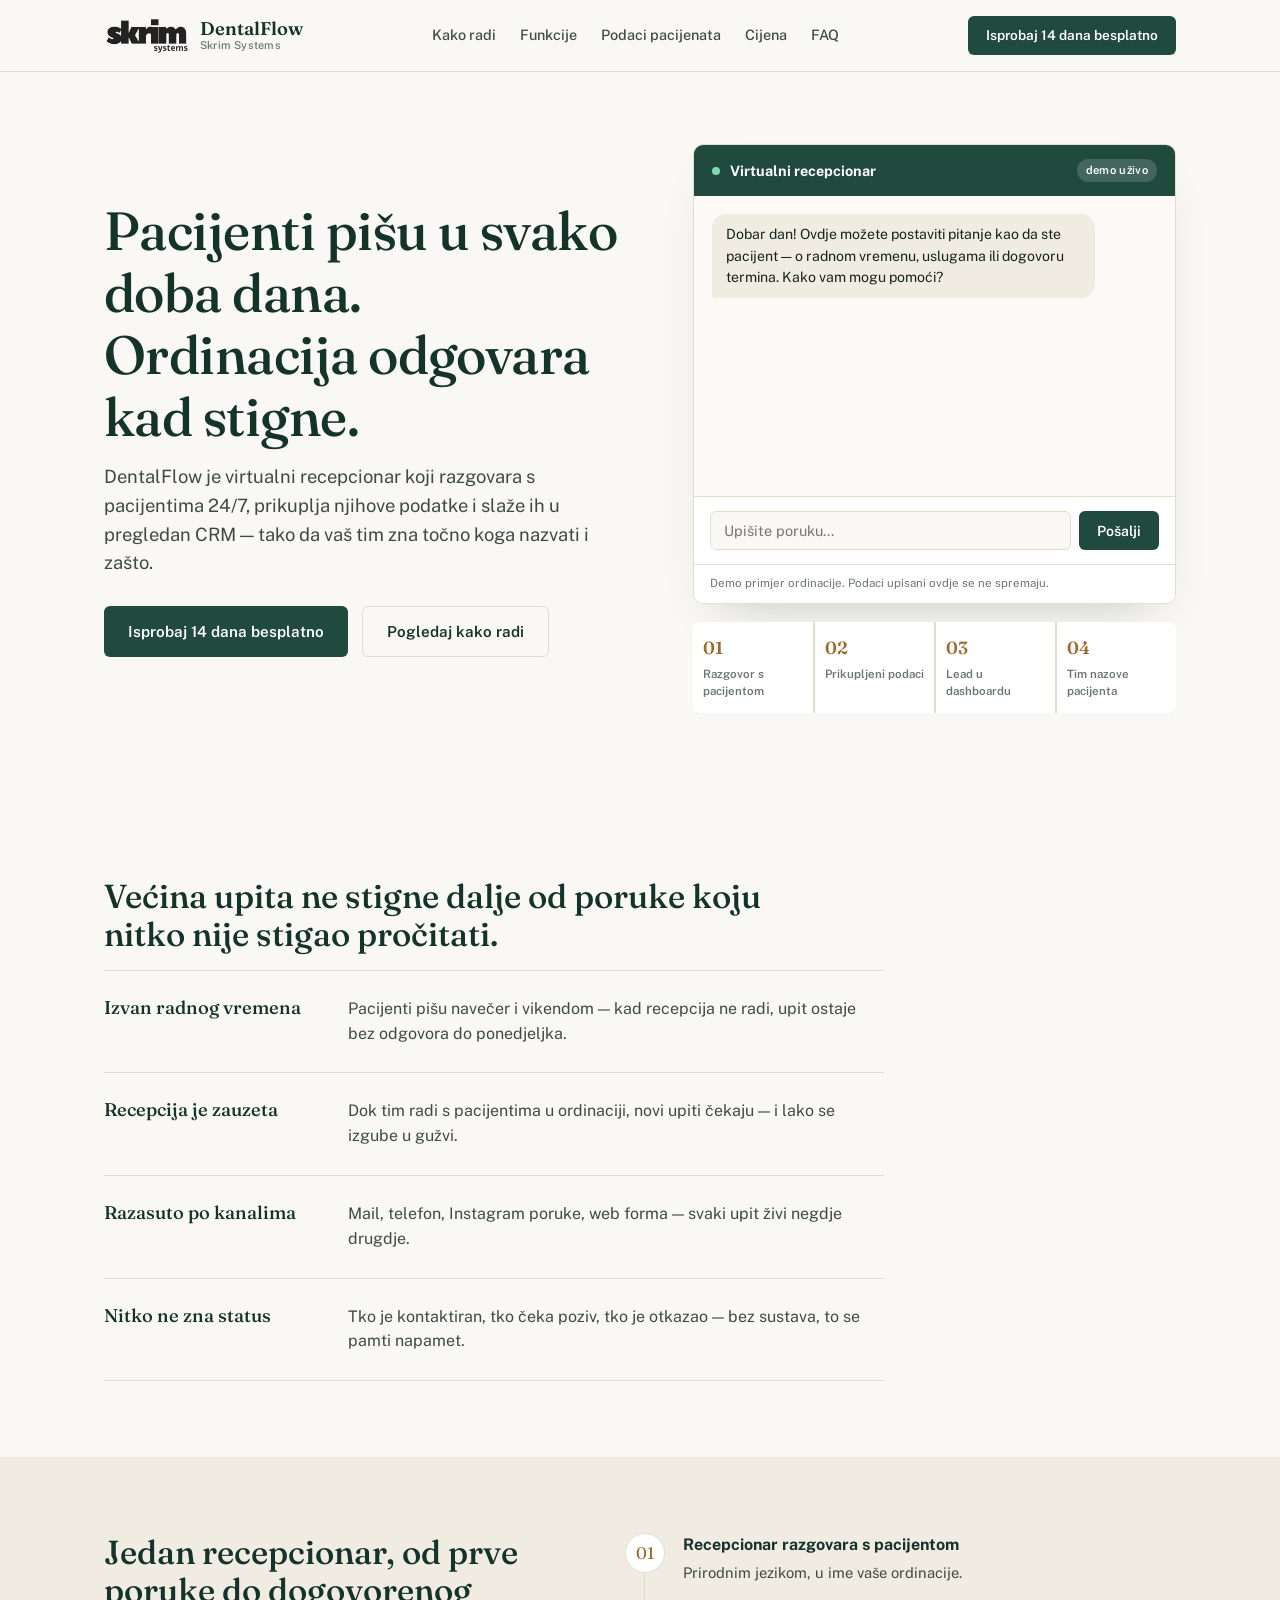
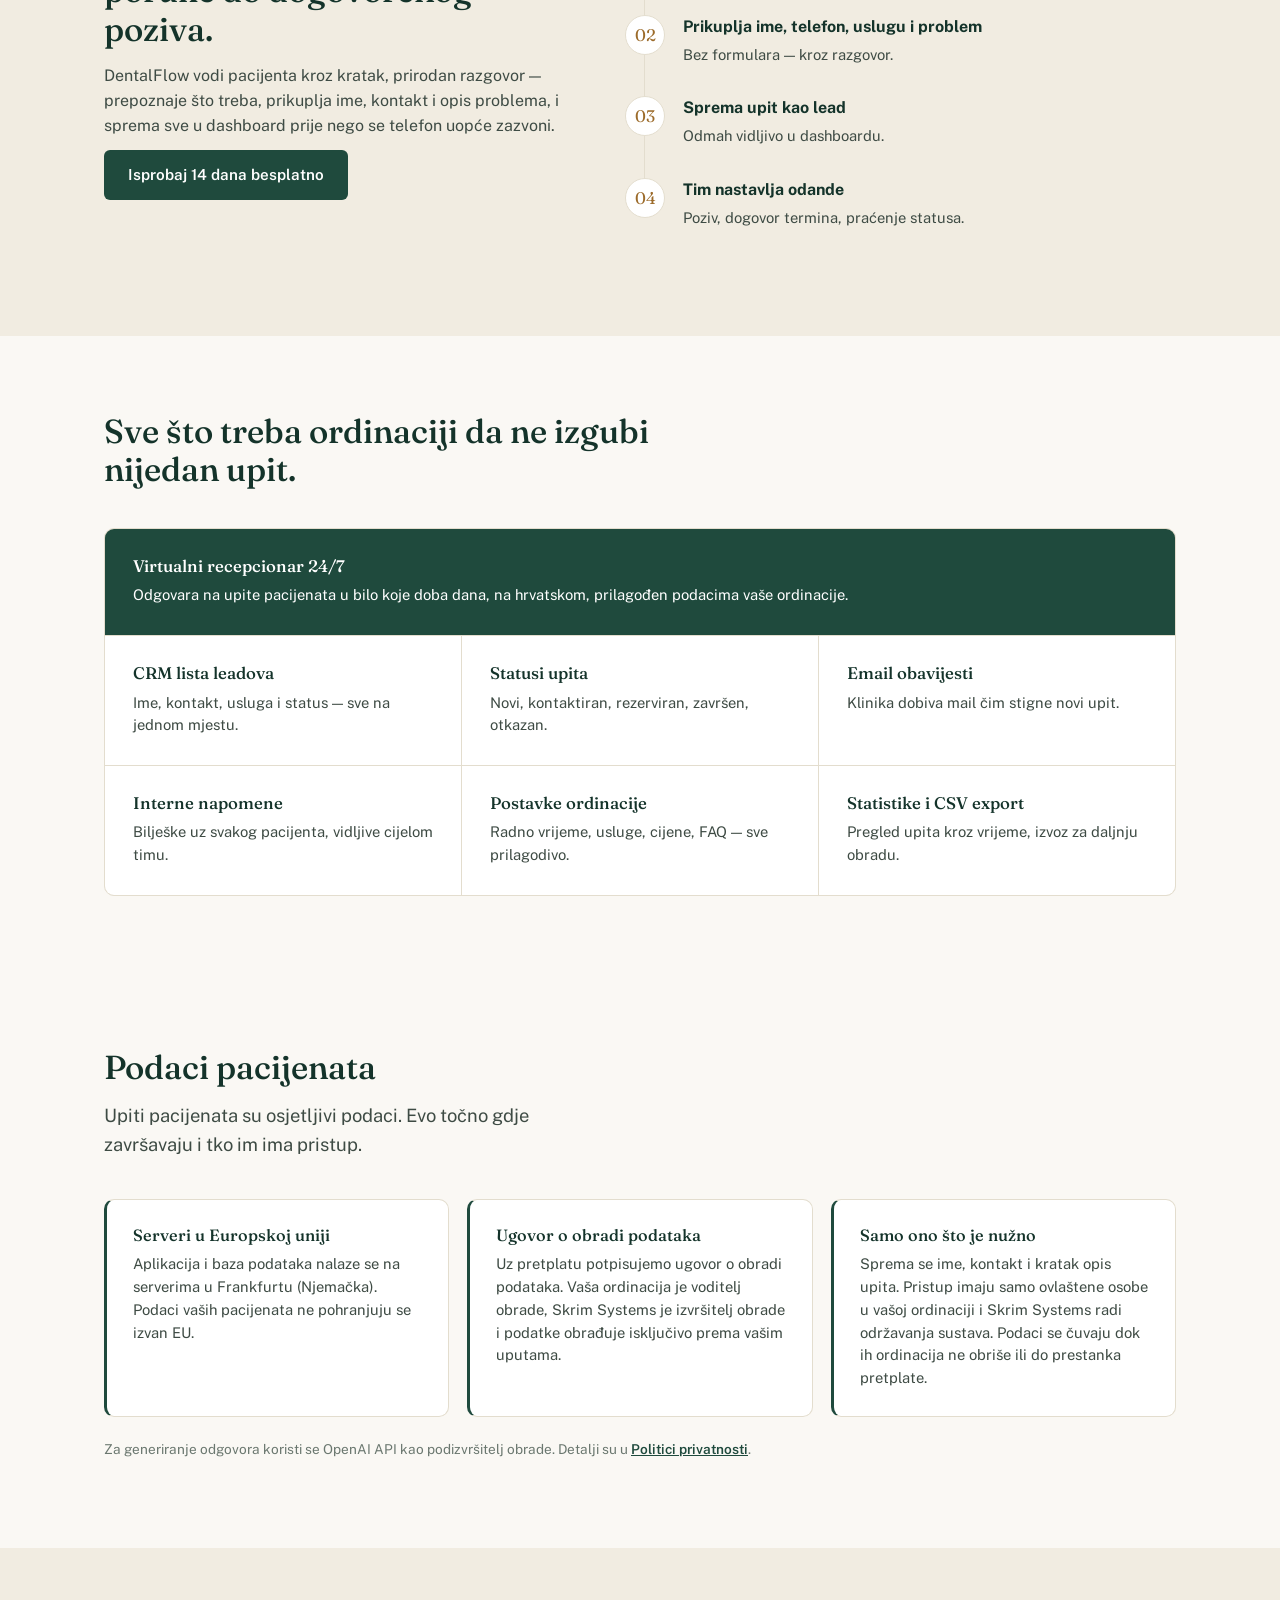
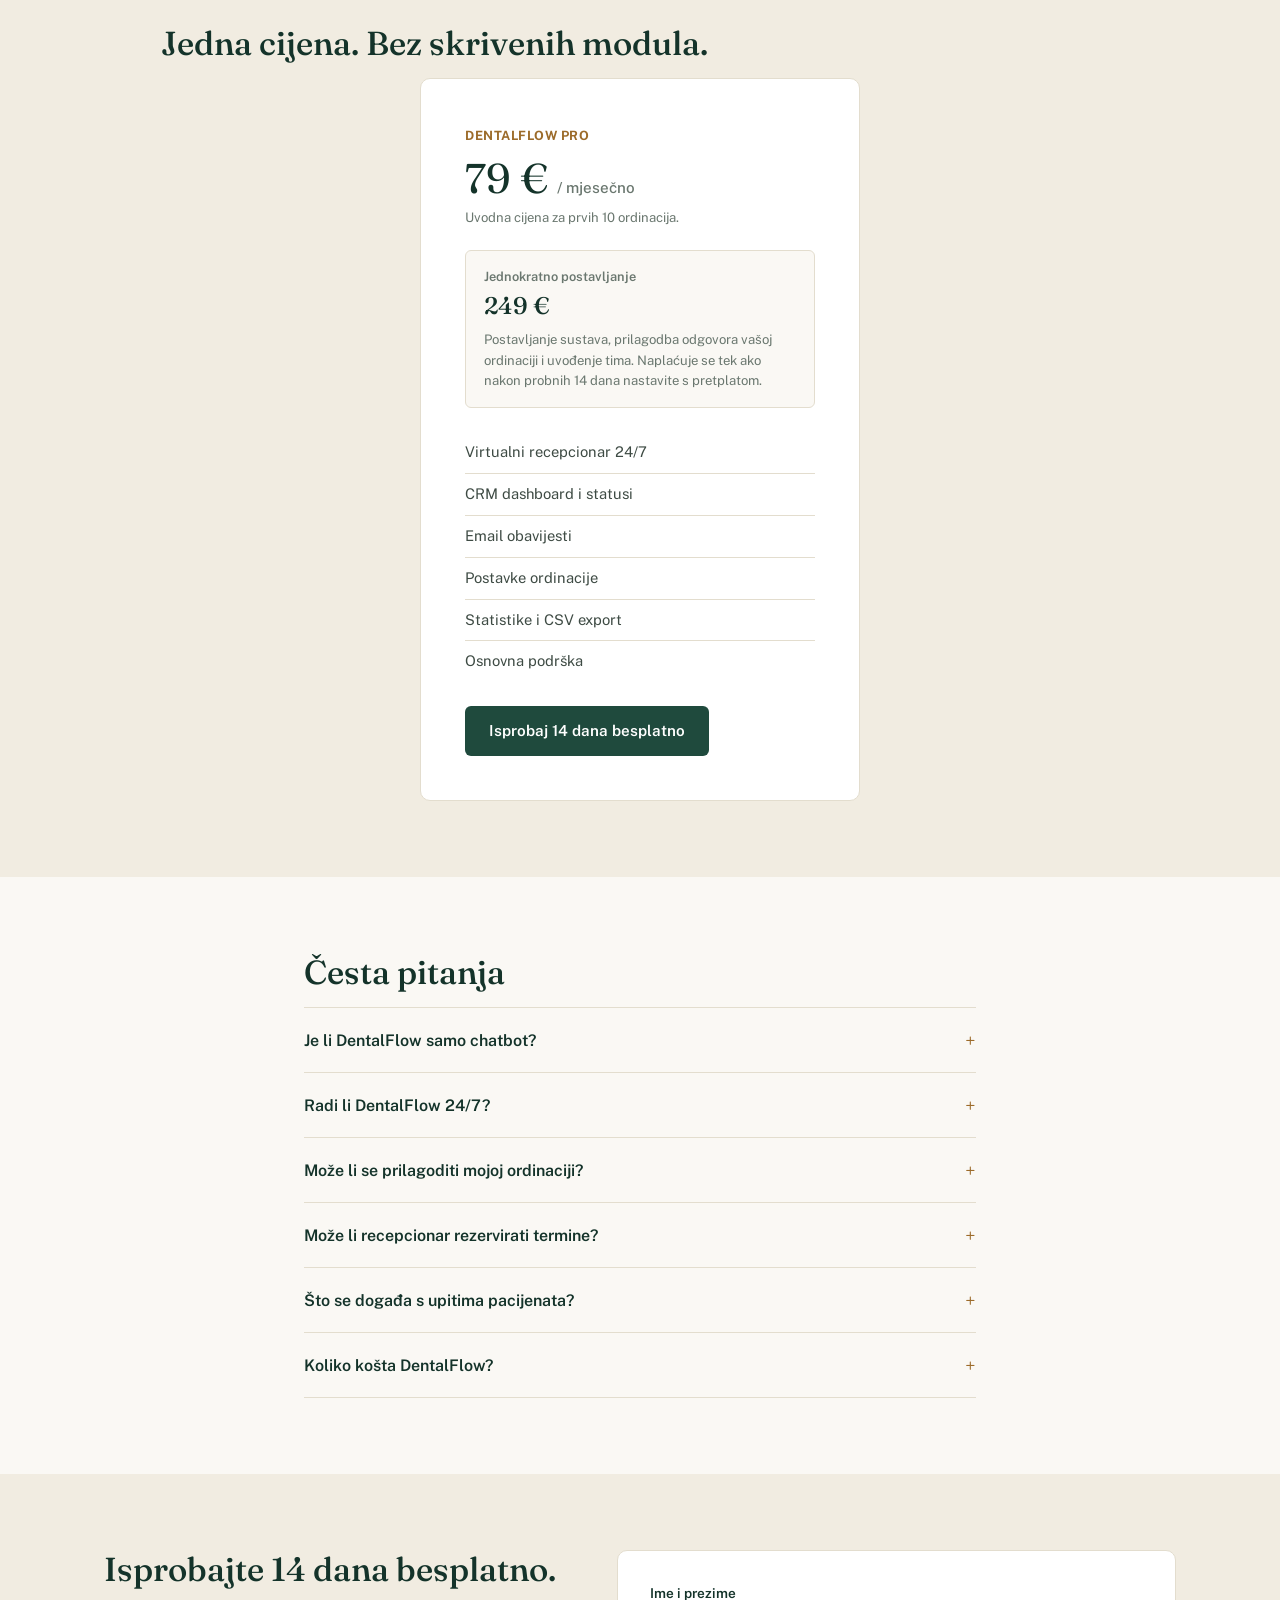
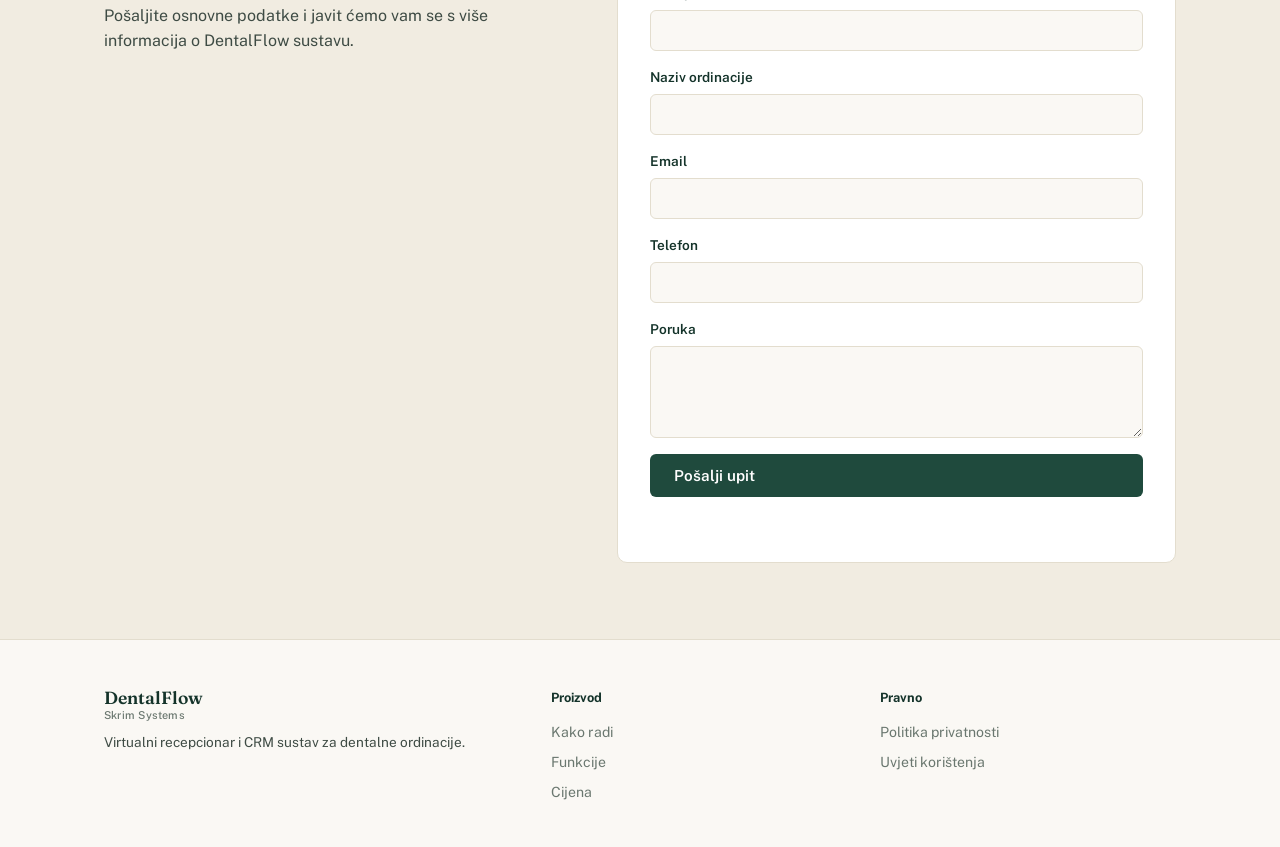
<file: index.html>
<!DOCTYPE html>
<html lang="hr">
<head>
<meta charset="UTF-8" />
<meta name="viewport" content="width=device-width, initial-scale=1.0" />
<title>DentalFlow — virtualni recepcionar za dentalne ordinacije</title>
<meta name="description" content="DentalFlow je virtualni recepcionar koji dentalnim ordinacijama pomaže odgovoriti na upite pacijenata 24/7, prikupiti ključne podatke i organizirati ih u CRM dashboardu." />
<link rel="preconnect" href="https://fonts.googleapis.com">
<link rel="preconnect" href="https://fonts.gstatic.com" crossorigin>
<link href="https://fonts.googleapis.com/css2?family=Fraunces:opsz,wght@9..144,400;9..144,500;9..144,600&family=Public+Sans:wght@400;500;600;700&display=swap" rel="stylesheet">
<link rel="stylesheet" href="style.css" />
</head>
<body>

<header class="site-header">
  <nav class="nav container">
    <a href="#top" class="brand" aria-label="DentalFlow by Skrim Systems">
      <img src="assets/logo.png" alt="" class="brand-logo" onerror="this.style.display='none'">
      <span class="brand-lockup">DentalFlow<small>Skrim Systems</small></span>
    </a>
    <div class="nav-links" id="navLinks">
      <a href="#kako-radi">Kako radi</a>
      <a href="#funkcije">Funkcije</a>
      <a href="#podaci">Podaci pacijenata</a>
      <a href="#cijena">Cijena</a>
      <a href="#faq">FAQ</a>
    </div>
    <a href="#kontakt" class="btn btn-small">Isprobaj 14 dana besplatno</a>
    <button class="menu-btn" id="menuBtn" aria-label="Otvori navigaciju"><span></span><span></span></button>
  </nav>
</header>

<main id="top">

  <section class="hero">
    <div class="container hero-grid">
      <div class="hero-copy">
        <h1>Pacijenti pišu u svako doba dana.<br>Ordinacija odgovara kad stigne.</h1>
        <p class="lead">DentalFlow je virtualni recepcionar koji razgovara s pacijentima 24/7, prikuplja njihove podatke i slaže ih u pregledan CRM — tako da vaš tim zna točno koga nazvati i zašto.</p>
        <div class="hero-actions">
          <a href="#kontakt" class="btn">Isprobaj 14 dana besplatno</a>
          <a href="#kako-radi" class="btn btn-ghost">Pogledaj kako radi</a>
        </div>
      </div>

      <div class="hero-visual">
        <div class="chat-live" id="chatLive">
          <div class="chat-live-head">
            <span class="chat-dot"></span>
            <b>Virtualni recepcionar</b>
            <span class="chat-tag">demo uživo</span>
          </div>

          <div class="chat-live-body" id="chatBody">
            <p class="bubble out">Dobar dan! Ovdje možete postaviti pitanje kao da ste pacijent — o radnom vremenu, uslugama ili dogovoru termina. Kako vam mogu pomoći?</p>
          </div>

          <div class="chat-live-input">
            <label class="sr-only" for="chatInput">Vaša poruka</label>
            <input type="text" id="chatInput" placeholder="Upišite poruku..." autocomplete="off" maxlength="500">
            <button type="button" id="chatSend">Pošalji</button>
          </div>

          <p class="chat-live-note">Demo primjer ordinacije. Podaci upisani ovdje se ne spremaju.</p>
        </div>

        <div class="timeline" aria-hidden="true">
          <div class="timeline-step"><em>01</em>Razgovor s pacijentom</div>
          <div class="timeline-step"><em>02</em>Prikupljeni podaci</div>
          <div class="timeline-step"><em>03</em>Lead u dashboardu</div>
          <div class="timeline-step"><em>04</em>Tim nazove pacijenta</div>
        </div>
      </div>
    </div>
  </section>

  <section class="section" id="problem">
    <div class="container">
      <h2>Većina upita ne stigne dalje od poruke koju nitko nije stigao pročitati.</h2>
      <div class="problem-list">
        <div class="problem-row">
          <h3>Izvan radnog vremena</h3>
          <p>Pacijenti pišu navečer i vikendom — kad recepcija ne radi, upit ostaje bez odgovora do ponedjeljka.</p>
        </div>
        <div class="problem-row">
          <h3>Recepcija je zauzeta</h3>
          <p>Dok tim radi s pacijentima u ordinaciji, novi upiti čekaju — i lako se izgube u gužvi.</p>
        </div>
        <div class="problem-row">
          <h3>Razasuto po kanalima</h3>
          <p>Mail, telefon, Instagram poruke, web forma — svaki upit živi negdje drugdje.</p>
        </div>
        <div class="problem-row">
          <h3>Nitko ne zna status</h3>
          <p>Tko je kontaktiran, tko čeka poziv, tko je otkazao — bez sustava, to se pamti napamet.</p>
        </div>
      </div>
    </div>
  </section>

  <section class="section soft" id="kako-radi">
    <div class="container split">
      <div class="section-copy">
        <h2>Jedan recepcionar, od prve poruke do dogovorenog poziva.</h2>
        <p>DentalFlow vodi pacijenta kroz kratak, prirodan razgovor — prepoznaje što treba, prikuplja ime, kontakt i opis problema, i sprema sve u dashboard prije nego se telefon uopće zazvoni.</p>
        <a href="#kontakt" class="btn">Isprobaj 14 dana besplatno</a>
      </div>
      <div class="process-timeline">
        <div class="process-step">
          <span class="process-num">01</span>
          <div><b>Recepcionar razgovara s pacijentom</b><p>Prirodnim jezikom, u ime vaše ordinacije.</p></div>
        </div>
        <div class="process-step">
          <span class="process-num">02</span>
          <div><b>Prikuplja ime, telefon, uslugu i problem</b><p>Bez formulara — kroz razgovor.</p></div>
        </div>
        <div class="process-step">
          <span class="process-num">03</span>
          <div><b>Sprema upit kao lead</b><p>Odmah vidljivo u dashboardu.</p></div>
        </div>
        <div class="process-step">
          <span class="process-num">04</span>
          <div><b>Tim nastavlja odande</b><p>Poziv, dogovor termina, praćenje statusa.</p></div>
        </div>
      </div>
    </div>
  </section>

  <section class="section" id="platforma">
    <div class="container">
      <div class="section-head">
        <h2>Sve što treba ordinaciji da ne izgubi nijedan upit.</h2>
      </div>
      <div class="feature-grid" id="funkcije">
        <article class="feature feature-lg">
          <h3>Virtualni recepcionar 24/7</h3>
          <p>Odgovara na upite pacijenata u bilo koje doba dana, na hrvatskom, prilagođen podacima vaše ordinacije.</p>
        </article>
        <article class="feature">
          <h3>CRM lista leadova</h3>
          <p>Ime, kontakt, usluga i status — sve na jednom mjestu.</p>
        </article>
        <article class="feature">
          <h3>Statusi upita</h3>
          <p>Novi, kontaktiran, rezerviran, završen, otkazan.</p>
        </article>
        <article class="feature">
          <h3>Email obavijesti</h3>
          <p>Klinika dobiva mail čim stigne novi upit.</p>
        </article>
        <article class="feature">
          <h3>Interne napomene</h3>
          <p>Bilješke uz svakog pacijenta, vidljive cijelom timu.</p>
        </article>
        <article class="feature">
          <h3>Postavke ordinacije</h3>
          <p>Radno vrijeme, usluge, cijene, FAQ — sve prilagodivo.</p>
        </article>
        <article class="feature">
          <h3>Statistike i CSV export</h3>
          <p>Pregled upita kroz vrijeme, izvoz za daljnju obradu.</p>
        </article>
      </div>
    </div>
  </section>

  <section class="section" id="podaci">
    <div class="container">
      <div class="section-head">
        <h2>Podaci pacijenata</h2>
        <p class="lead">Upiti pacijenata su osjetljivi podaci. Evo točno gdje završavaju i tko im ima pristup.</p>
      </div>

      <div class="privacy-grid">
        <article class="privacy-card">
          <h3>Serveri u Europskoj uniji</h3>
          <p>Aplikacija i baza podataka nalaze se na serverima u Frankfurtu (Njemačka). Podaci vaših pacijenata ne pohranjuju se izvan EU.</p>
        </article>

        <article class="privacy-card">
          <h3>Ugovor o obradi podataka</h3>
          <p>Uz pretplatu potpisujemo ugovor o obradi podataka. Vaša ordinacija je voditelj obrade, Skrim Systems je izvršitelj obrade i podatke obrađuje isključivo prema vašim uputama.</p>
        </article>

        <article class="privacy-card">
          <h3>Samo ono što je nužno</h3>
          <p>Sprema se ime, kontakt i kratak opis upita. Pristup imaju samo ovlaštene osobe u vašoj ordinaciji i Skrim Systems radi održavanja sustava. Podaci se čuvaju dok ih ordinacija ne obriše ili do prestanka pretplate.</p>
        </article>
      </div>

      <p class="privacy-footnote">
        Za generiranje odgovora koristi se OpenAI API kao podizvršitelj obrade. Detalji su u
        <a href="privacy.html">Politici privatnosti</a>.
      </p>
    </div>
  </section>

  <section class="section soft" id="cijena">
    <div class="container center">
      <h2>Jedna cijena. Bez skrivenih modula.</h2>
      <article class="pricing-card">
        <span class="plan">DentalFlow Pro</span>

        <div class="price">79 € <small>/ mjesečno</small></div>
        <p class="price-note">Uvodna cijena za prvih 10 ordinacija.</p>

        <div class="price-setup">
          <span>Jednokratno postavljanje</span>
          <strong>249 €</strong>
          <p>Postavljanje sustava, prilagodba odgovora vašoj ordinaciji i uvođenje tima. Naplaćuje se tek ako nakon probnih 14 dana nastavite s pretplatom.</p>
        </div>

        <ul>
          <li>Virtualni recepcionar 24/7</li>
          <li>CRM dashboard i statusi</li>
          <li>Email obavijesti</li>
          <li>Postavke ordinacije</li>
          <li>Statistike i CSV export</li>
          <li>Osnovna podrška</li>
        </ul>

        <a href="#kontakt" class="btn">Isprobaj 14 dana besplatno</a>
      </article>
    </div>
  </section>

  <section class="section" id="faq">
    <div class="container narrow">
      <h2>Česta pitanja</h2>
      <div class="faq">
        <button>Je li DentalFlow samo chatbot?<span>+</span></button>
        <div class="faq-answer"><p>Ne. DentalFlow je front-office sustav koji kombinira virtualnog recepcionara i CRM dashboard za organizaciju upita pacijenata.</p></div>

        <button>Radi li DentalFlow 24/7?<span>+</span></button>
        <div class="faq-answer"><p>Da. Virtualni recepcionar odgovara na upite izvan radnog vremena i prikuplja ključne informacije za follow-up.</p></div>

        <button>Može li se prilagoditi mojoj ordinaciji?<span>+</span></button>
        <div class="faq-answer"><p>Da. Recepcionar koristi podatke o vašoj ordinaciji — usluge, radno vrijeme, kontakt i česta pitanja.</p></div>

        <button>Može li recepcionar rezervirati termine?<span>+</span></button>
        <div class="faq-answer"><p>Ne automatski u osnovnoj verziji. Fokus je na prikupljanju i organizaciji leadova; rezervacija termina može biti dodatna integracija.</p></div>

        <button>Što se događa s upitima pacijenata?<span>+</span></button>
        <div class="faq-answer"><p>Svaki upit sprema se kao lead u CRM dashboard s kontakt podacima, interesom za uslugu, opisom problema i statusom. Detalji o obradi podataka su u sekciji Podaci pacijenata.</p></div>

        <button>Koliko košta DentalFlow?<span>+</span></button>
        <div class="faq-answer"><p>79 € mjesečno uz jednokratno postavljanje od 249 €. Prvih 14 dana je besplatno, a postavljanje se naplaćuje tek ako nakon probnog razdoblja nastavite s pretplatom.</p></div>
      </div>
    </div>
  </section>

  <section class="section soft contact-section" id="kontakt">
    <div class="container contact-grid">
      <div class="section-copy">
        <h2>Isprobajte 14 dana besplatno.</h2>
        <p>Pošaljite osnovne podatke i javit ćemo vam se s više informacija o DentalFlow sustavu.</p>
      </div>
      <form class="contact-form" id="contactForm">
        <label>Ime i prezime<input name="name" required /></label>
        <label>Naziv ordinacije<input name="clinic" required /></label>
        <label>Email<input type="email" name="email" required /></label>
        <label>Telefon<input name="phone" /></label>
        <label>Poruka<textarea name="message" rows="4"></textarea></label>
        <button class="btn" type="submit">Pošalji upit</button>
        <p class="form-status" id="formStatus" role="status"></p>
      </form>
    </div>
  </section>

</main>

<footer class="footer">
  <div class="container">
    <div class="footer-grid">
      <div>
        <span class="brand-lockup footer-brand">DentalFlow<small>Skrim Systems</small></span>
        <p>Virtualni recepcionar i CRM sustav za dentalne ordinacije.</p>
      </div>
      <div><strong>Proizvod</strong><a href="#kako-radi">Kako radi</a><a href="#funkcije">Funkcije</a><a href="#cijena">Cijena</a></div>
      <div><strong>Pravno</strong><a href="privacy.html">Politika privatnosti</a><a href="terms.html">Uvjeti korištenja</a></div>
    </div>
  </div>
</footer>

<script src="script.js"></script>
</body>
</html>
</file>
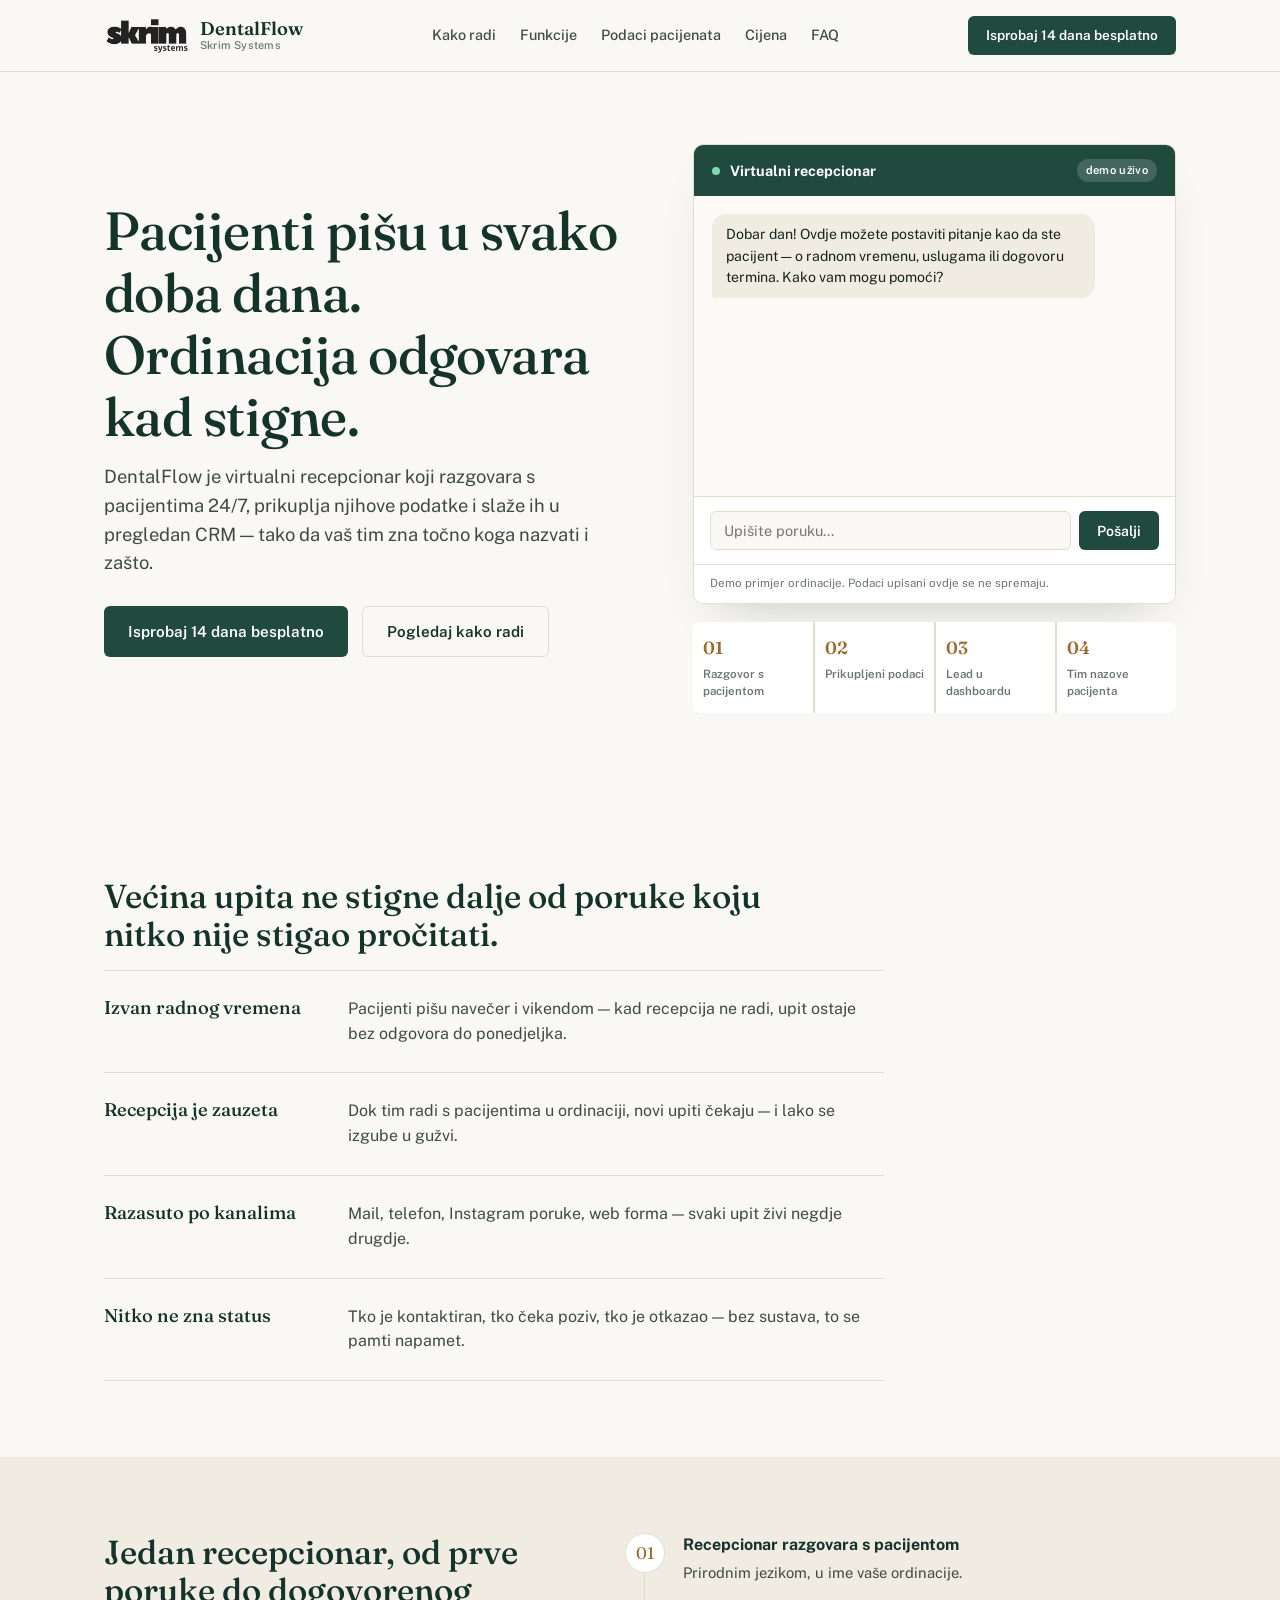
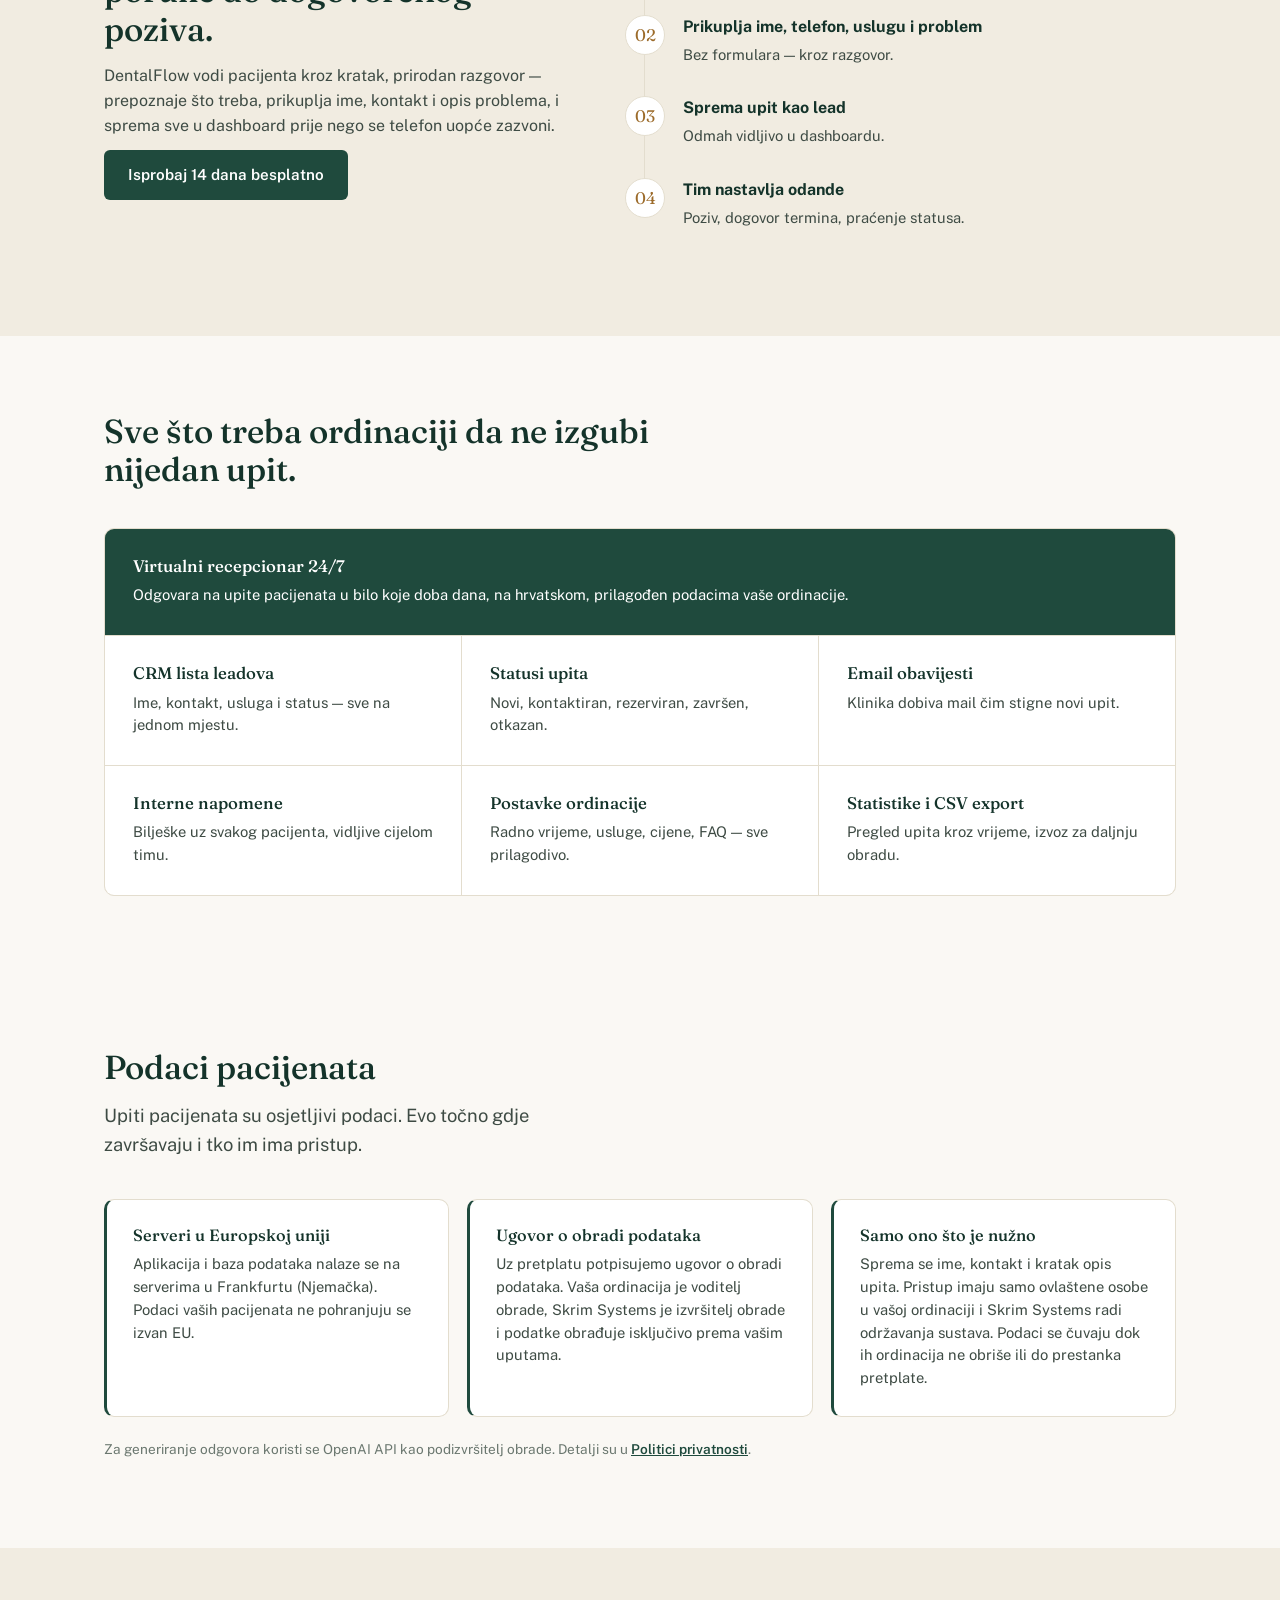
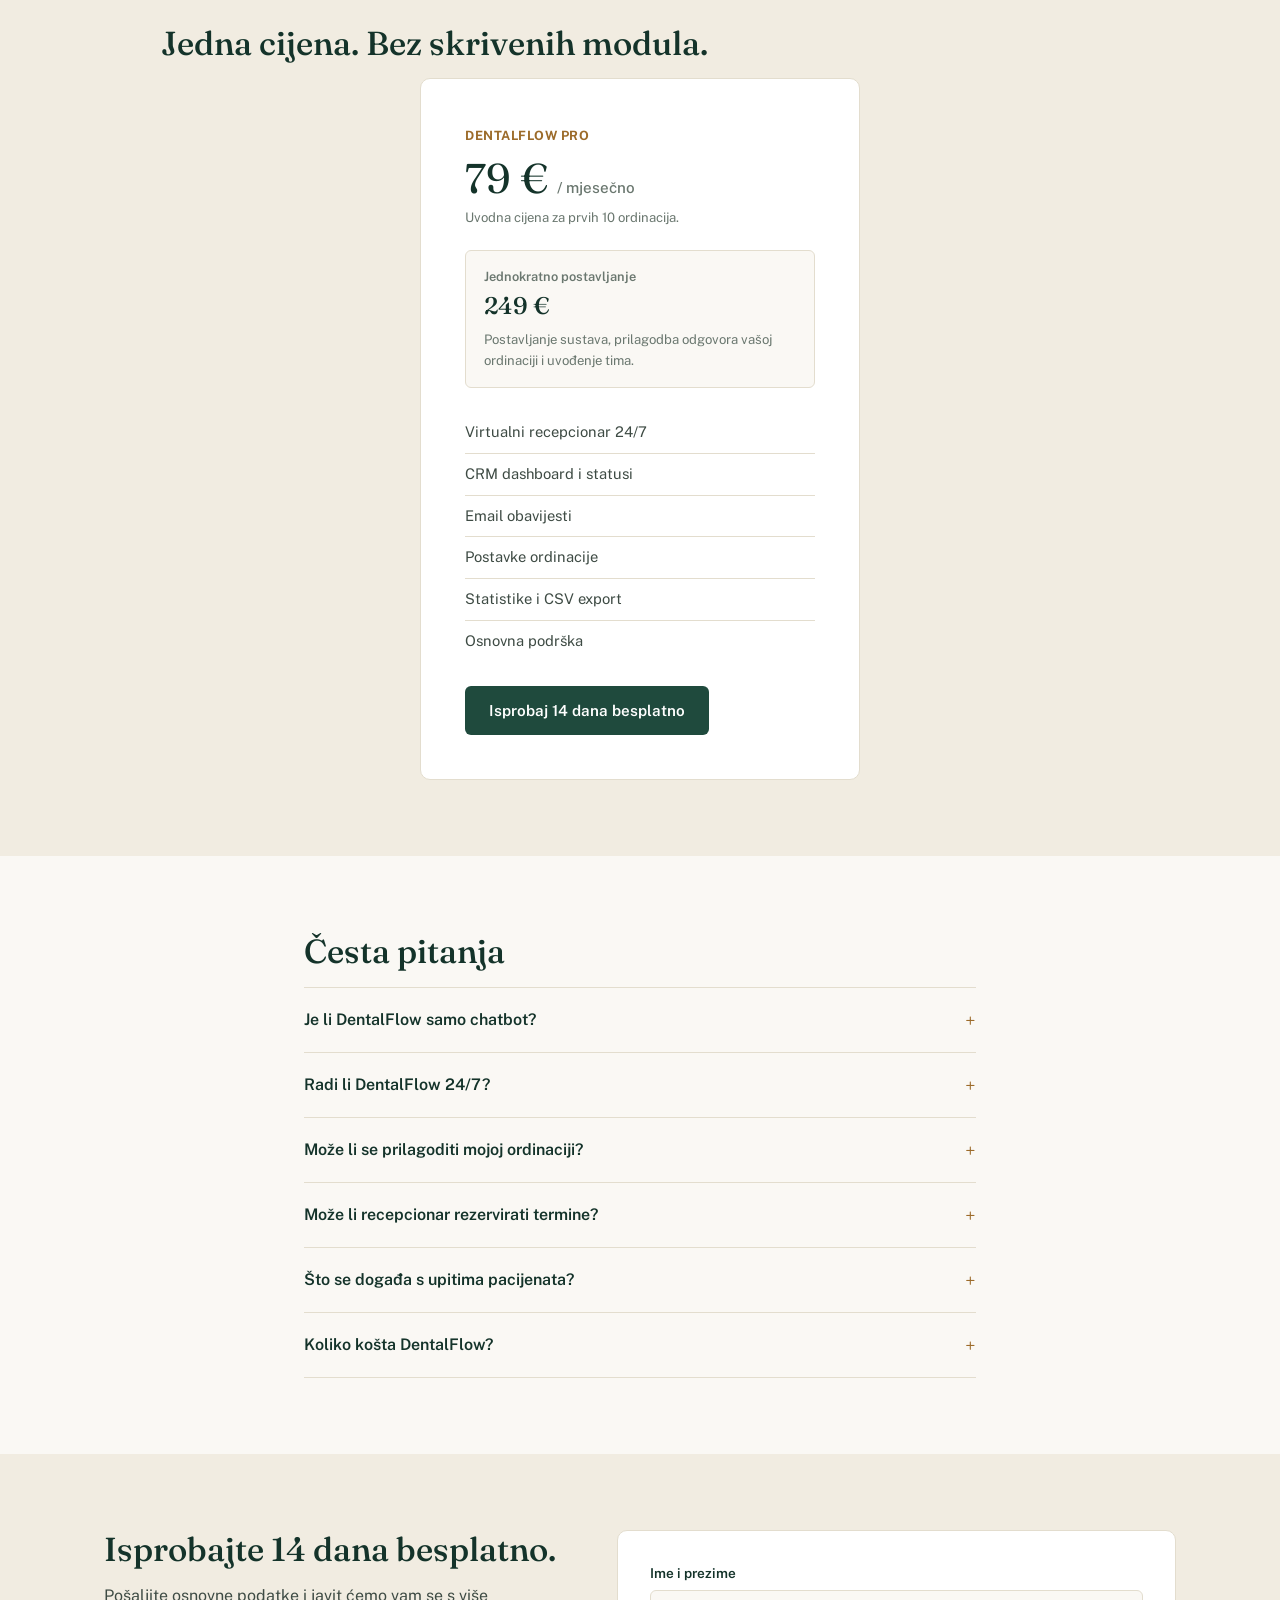
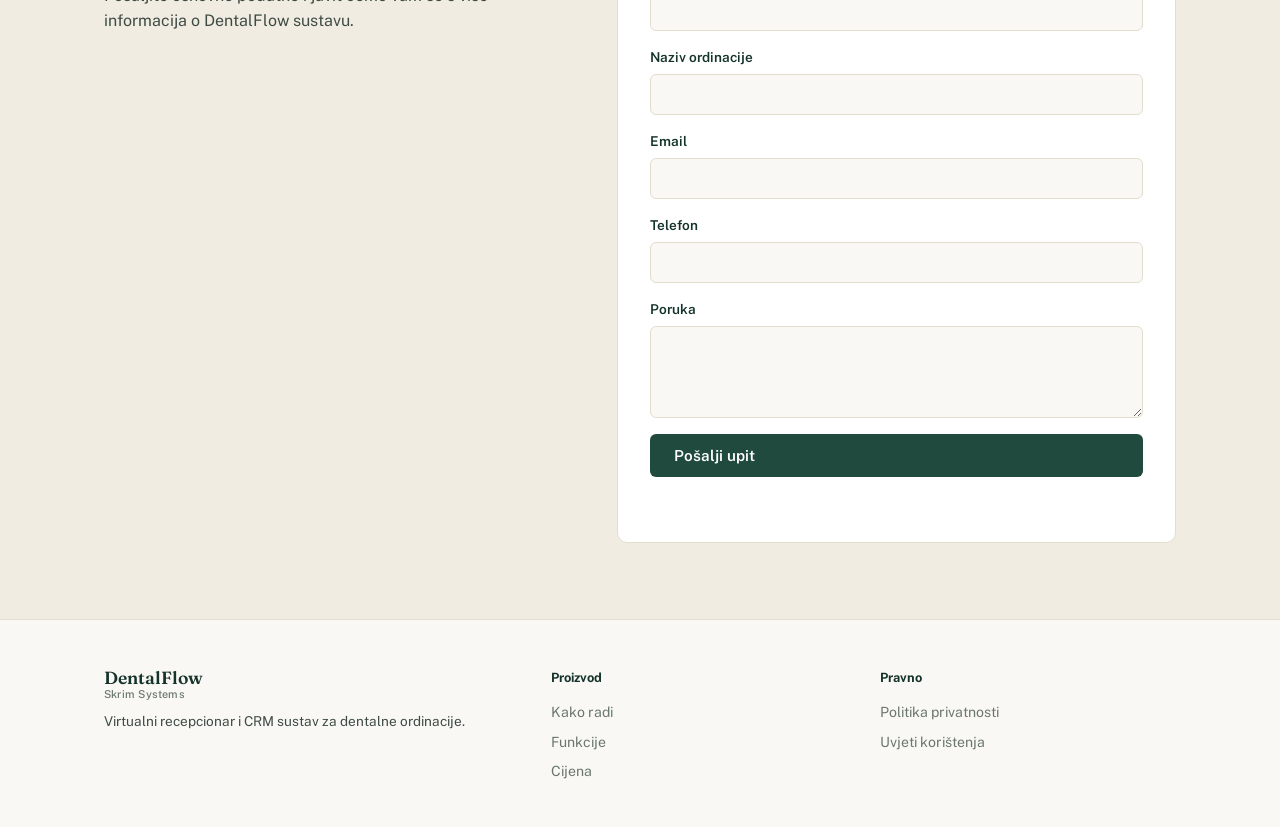
<file: index (2).html>
<!DOCTYPE html>
<html lang="hr">
<head>
<meta charset="UTF-8" />
<meta name="viewport" content="width=device-width, initial-scale=1.0" />
<title>DentalFlow — virtualni recepcionar za dentalne ordinacije</title>
<meta name="description" content="DentalFlow je virtualni recepcionar koji dentalnim ordinacijama pomaže odgovoriti na upite pacijenata 24/7, prikupiti ključne podatke i organizirati ih u CRM dashboardu." />
<link rel="preconnect" href="https://fonts.googleapis.com">
<link rel="preconnect" href="https://fonts.gstatic.com" crossorigin>
<link href="https://fonts.googleapis.com/css2?family=Fraunces:opsz,wght@9..144,400;9..144,500;9..144,600&family=Public+Sans:wght@400;500;600;700&display=swap" rel="stylesheet">
<link rel="stylesheet" href="style.css" />
</head>
<body>

<header class="site-header">
  <nav class="nav container">
    <a href="#top" class="brand" aria-label="DentalFlow by Skrim Systems">
      <img src="assets/logo.png" alt="" class="brand-logo" onerror="this.style.display='none'">
      <span class="brand-lockup">DentalFlow<small>Skrim Systems</small></span>
    </a>
    <div class="nav-links" id="navLinks">
      <a href="#kako-radi">Kako radi</a>
      <a href="#funkcije">Funkcije</a>
      <a href="#podaci">Podaci pacijenata</a>
      <a href="#cijena">Cijena</a>
      <a href="#faq">FAQ</a>
    </div>
    <a href="#kontakt" class="btn btn-small">Isprobaj 14 dana besplatno</a>
    <button class="menu-btn" id="menuBtn" aria-label="Otvori navigaciju"><span></span><span></span></button>
  </nav>
</header>

<main id="top">

  <section class="hero">
    <div class="container hero-grid">
      <div class="hero-copy">
        <h1>Pacijenti pišu u svako doba dana.<br>Ordinacija odgovara kad stigne.</h1>
        <p class="lead">DentalFlow je virtualni recepcionar koji razgovara s pacijentima 24/7, prikuplja njihove podatke i slaže ih u pregledan CRM — tako da vaš tim zna točno koga nazvati i zašto.</p>
        <div class="hero-actions">
          <a href="#kontakt" class="btn">Isprobaj 14 dana besplatno</a>
          <a href="#kako-radi" class="btn btn-ghost">Pogledaj kako radi</a>
        </div>
      </div>

      <div class="hero-visual">
        <div class="chat-live" id="chatLive">
          <div class="chat-live-head">
            <span class="chat-dot"></span>
            <b>Virtualni recepcionar</b>
            <span class="chat-tag">demo uživo</span>
          </div>

          <div class="chat-live-body" id="chatBody">
            <p class="bubble out">Dobar dan! Ovdje možete postaviti pitanje kao da ste pacijent — o radnom vremenu, uslugama ili dogovoru termina. Kako vam mogu pomoći?</p>
          </div>

          <div class="chat-live-input">
            <label class="sr-only" for="chatInput">Vaša poruka</label>
            <input type="text" id="chatInput" placeholder="Upišite poruku..." autocomplete="off" maxlength="500">
            <button type="button" id="chatSend">Pošalji</button>
          </div>

          <p class="chat-live-note">Demo primjer ordinacije. Podaci upisani ovdje se ne spremaju.</p>
        </div>

        <div class="timeline" aria-hidden="true">
          <div class="timeline-step"><em>01</em>Razgovor s pacijentom</div>
          <div class="timeline-step"><em>02</em>Prikupljeni podaci</div>
          <div class="timeline-step"><em>03</em>Lead u dashboardu</div>
          <div class="timeline-step"><em>04</em>Tim nazove pacijenta</div>
        </div>
      </div>
    </div>
  </section>

  <section class="section" id="problem">
    <div class="container">
      <h2>Većina upita ne stigne dalje od poruke koju nitko nije stigao pročitati.</h2>
      <div class="problem-list">
        <div class="problem-row">
          <h3>Izvan radnog vremena</h3>
          <p>Pacijenti pišu navečer i vikendom — kad recepcija ne radi, upit ostaje bez odgovora do ponedjeljka.</p>
        </div>
        <div class="problem-row">
          <h3>Recepcija je zauzeta</h3>
          <p>Dok tim radi s pacijentima u ordinaciji, novi upiti čekaju — i lako se izgube u gužvi.</p>
        </div>
        <div class="problem-row">
          <h3>Razasuto po kanalima</h3>
          <p>Mail, telefon, Instagram poruke, web forma — svaki upit živi negdje drugdje.</p>
        </div>
        <div class="problem-row">
          <h3>Nitko ne zna status</h3>
          <p>Tko je kontaktiran, tko čeka poziv, tko je otkazao — bez sustava, to se pamti napamet.</p>
        </div>
      </div>
    </div>
  </section>

  <section class="section soft" id="kako-radi">
    <div class="container split">
      <div class="section-copy">
        <h2>Jedan recepcionar, od prve poruke do dogovorenog poziva.</h2>
        <p>DentalFlow vodi pacijenta kroz kratak, prirodan razgovor — prepoznaje što treba, prikuplja ime, kontakt i opis problema, i sprema sve u dashboard prije nego se telefon uopće zazvoni.</p>
        <a href="#kontakt" class="btn">Isprobaj 14 dana besplatno</a>
      </div>
      <div class="process-timeline">
        <div class="process-step">
          <span class="process-num">01</span>
          <div><b>Recepcionar razgovara s pacijentom</b><p>Prirodnim jezikom, u ime vaše ordinacije.</p></div>
        </div>
        <div class="process-step">
          <span class="process-num">02</span>
          <div><b>Prikuplja ime, telefon, uslugu i problem</b><p>Bez formulara — kroz razgovor.</p></div>
        </div>
        <div class="process-step">
          <span class="process-num">03</span>
          <div><b>Sprema upit kao lead</b><p>Odmah vidljivo u dashboardu.</p></div>
        </div>
        <div class="process-step">
          <span class="process-num">04</span>
          <div><b>Tim nastavlja odande</b><p>Poziv, dogovor termina, praćenje statusa.</p></div>
        </div>
      </div>
    </div>
  </section>

  <section class="section" id="platforma">
    <div class="container">
      <div class="section-head">
        <h2>Sve što treba ordinaciji da ne izgubi nijedan upit.</h2>
      </div>
      <div class="feature-grid" id="funkcije">
        <article class="feature feature-lg">
          <h3>Virtualni recepcionar 24/7</h3>
          <p>Odgovara na upite pacijenata u bilo koje doba dana, na hrvatskom, prilagođen podacima vaše ordinacije.</p>
        </article>
        <article class="feature">
          <h3>CRM lista leadova</h3>
          <p>Ime, kontakt, usluga i status — sve na jednom mjestu.</p>
        </article>
        <article class="feature">
          <h3>Statusi upita</h3>
          <p>Novi, kontaktiran, rezerviran, završen, otkazan.</p>
        </article>
        <article class="feature">
          <h3>Email obavijesti</h3>
          <p>Klinika dobiva mail čim stigne novi upit.</p>
        </article>
        <article class="feature">
          <h3>Interne napomene</h3>
          <p>Bilješke uz svakog pacijenta, vidljive cijelom timu.</p>
        </article>
        <article class="feature">
          <h3>Postavke ordinacije</h3>
          <p>Radno vrijeme, usluge, cijene, FAQ — sve prilagodivo.</p>
        </article>
        <article class="feature">
          <h3>Statistike i CSV export</h3>
          <p>Pregled upita kroz vrijeme, izvoz za daljnju obradu.</p>
        </article>
      </div>
    </div>
  </section>

  <section class="section" id="podaci">
    <div class="container">
      <div class="section-head">
        <h2>Podaci pacijenata</h2>
        <p class="lead">Upiti pacijenata su osjetljivi podaci. Evo točno gdje završavaju i tko im ima pristup.</p>
      </div>

      <div class="privacy-grid">
        <article class="privacy-card">
          <h3>Serveri u Europskoj uniji</h3>
          <p>Aplikacija i baza podataka nalaze se na serverima u Frankfurtu (Njemačka). Podaci vaših pacijenata ne pohranjuju se izvan EU.</p>
        </article>

        <article class="privacy-card">
          <h3>Ugovor o obradi podataka</h3>
          <p>Uz pretplatu potpisujemo ugovor o obradi podataka. Vaša ordinacija je voditelj obrade, Skrim Systems je izvršitelj obrade i podatke obrađuje isključivo prema vašim uputama.</p>
        </article>

        <article class="privacy-card">
          <h3>Samo ono što je nužno</h3>
          <p>Sprema se ime, kontakt i kratak opis upita. Pristup imaju samo ovlaštene osobe u vašoj ordinaciji i Skrim Systems radi održavanja sustava. Podaci se čuvaju dok ih ordinacija ne obriše ili do prestanka pretplate.</p>
        </article>
      </div>

      <p class="privacy-footnote">
        Za generiranje odgovora koristi se OpenAI API kao podizvršitelj obrade. Detalji su u
        <a href="privacy.html">Politici privatnosti</a>.
      </p>
    </div>
  </section>

  <section class="section soft" id="cijena">
    <div class="container center">
      <h2>Jedna cijena. Bez skrivenih modula.</h2>
      <article class="pricing-card">
        <span class="plan">DentalFlow Pro</span>

        <div class="price">79 € <small>/ mjesečno</small></div>
        <p class="price-note">Uvodna cijena za prvih 10 ordinacija.</p>

        <div class="price-setup">
          <span>Jednokratno postavljanje</span>
          <strong>249 €</strong>
          <p>Postavljanje sustava, prilagodba odgovora vašoj ordinaciji i uvođenje tima.</p>
        </div>

        <ul>
          <li>Virtualni recepcionar 24/7</li>
          <li>CRM dashboard i statusi</li>
          <li>Email obavijesti</li>
          <li>Postavke ordinacije</li>
          <li>Statistike i CSV export</li>
          <li>Osnovna podrška</li>
        </ul>

        <a href="#kontakt" class="btn">Isprobaj 14 dana besplatno</a>
      </article>
    </div>
  </section>

  <section class="section" id="faq">
    <div class="container narrow">
      <h2>Česta pitanja</h2>
      <div class="faq">
        <button>Je li DentalFlow samo chatbot?<span>+</span></button>
        <div class="faq-answer"><p>Ne. DentalFlow je front-office sustav koji kombinira virtualnog recepcionara i CRM dashboard za organizaciju upita pacijenata.</p></div>

        <button>Radi li DentalFlow 24/7?<span>+</span></button>
        <div class="faq-answer"><p>Da. Virtualni recepcionar odgovara na upite izvan radnog vremena i prikuplja ključne informacije za follow-up.</p></div>

        <button>Može li se prilagoditi mojoj ordinaciji?<span>+</span></button>
        <div class="faq-answer"><p>Da. Recepcionar koristi podatke o vašoj ordinaciji — usluge, radno vrijeme, kontakt i česta pitanja.</p></div>

        <button>Može li recepcionar rezervirati termine?<span>+</span></button>
        <div class="faq-answer"><p>Ne automatski u osnovnoj verziji. Fokus je na prikupljanju i organizaciji leadova; rezervacija termina može biti dodatna integracija.</p></div>

        <button>Što se događa s upitima pacijenata?<span>+</span></button>
        <div class="faq-answer"><p>Svaki upit sprema se kao lead u CRM dashboard s kontakt podacima, interesom za uslugu, opisom problema i statusom. Detalji o obradi podataka su u sekciji Podaci pacijenata.</p></div>

        <button>Koliko košta DentalFlow?<span>+</span></button>
        <div class="faq-answer"><p>79 € mjesečno uz jednokratno postavljanje od 249 €. Prvih 14 dana je besplatno.</p></div>
      </div>
    </div>
  </section>

  <section class="section soft contact-section" id="kontakt">
    <div class="container contact-grid">
      <div class="section-copy">
        <h2>Isprobajte 14 dana besplatno.</h2>
        <p>Pošaljite osnovne podatke i javit ćemo vam se s više informacija o DentalFlow sustavu.</p>
      </div>
      <form class="contact-form" id="contactForm">
        <label>Ime i prezime<input name="name" required /></label>
        <label>Naziv ordinacije<input name="clinic" required /></label>
        <label>Email<input type="email" name="email" required /></label>
        <label>Telefon<input name="phone" /></label>
        <label>Poruka<textarea name="message" rows="4"></textarea></label>
        <button class="btn" type="submit">Pošalji upit</button>
        <p class="form-status" id="formStatus" role="status"></p>
      </form>
    </div>
  </section>

</main>

<footer class="footer">
  <div class="container">
    <div class="footer-grid">
      <div>
        <span class="brand-lockup footer-brand">DentalFlow<small>Skrim Systems</small></span>
        <p>Virtualni recepcionar i CRM sustav za dentalne ordinacije.</p>
      </div>
      <div><strong>Proizvod</strong><a href="#kako-radi">Kako radi</a><a href="#funkcije">Funkcije</a><a href="#cijena">Cijena</a></div>
      <div><strong>Pravno</strong><a href="privacy.html">Politika privatnosti</a><a href="terms.html">Uvjeti korištenja</a></div>
    </div>
  </div>
</footer>

<script src="script.js"></script>
</body>
</html>
</file>
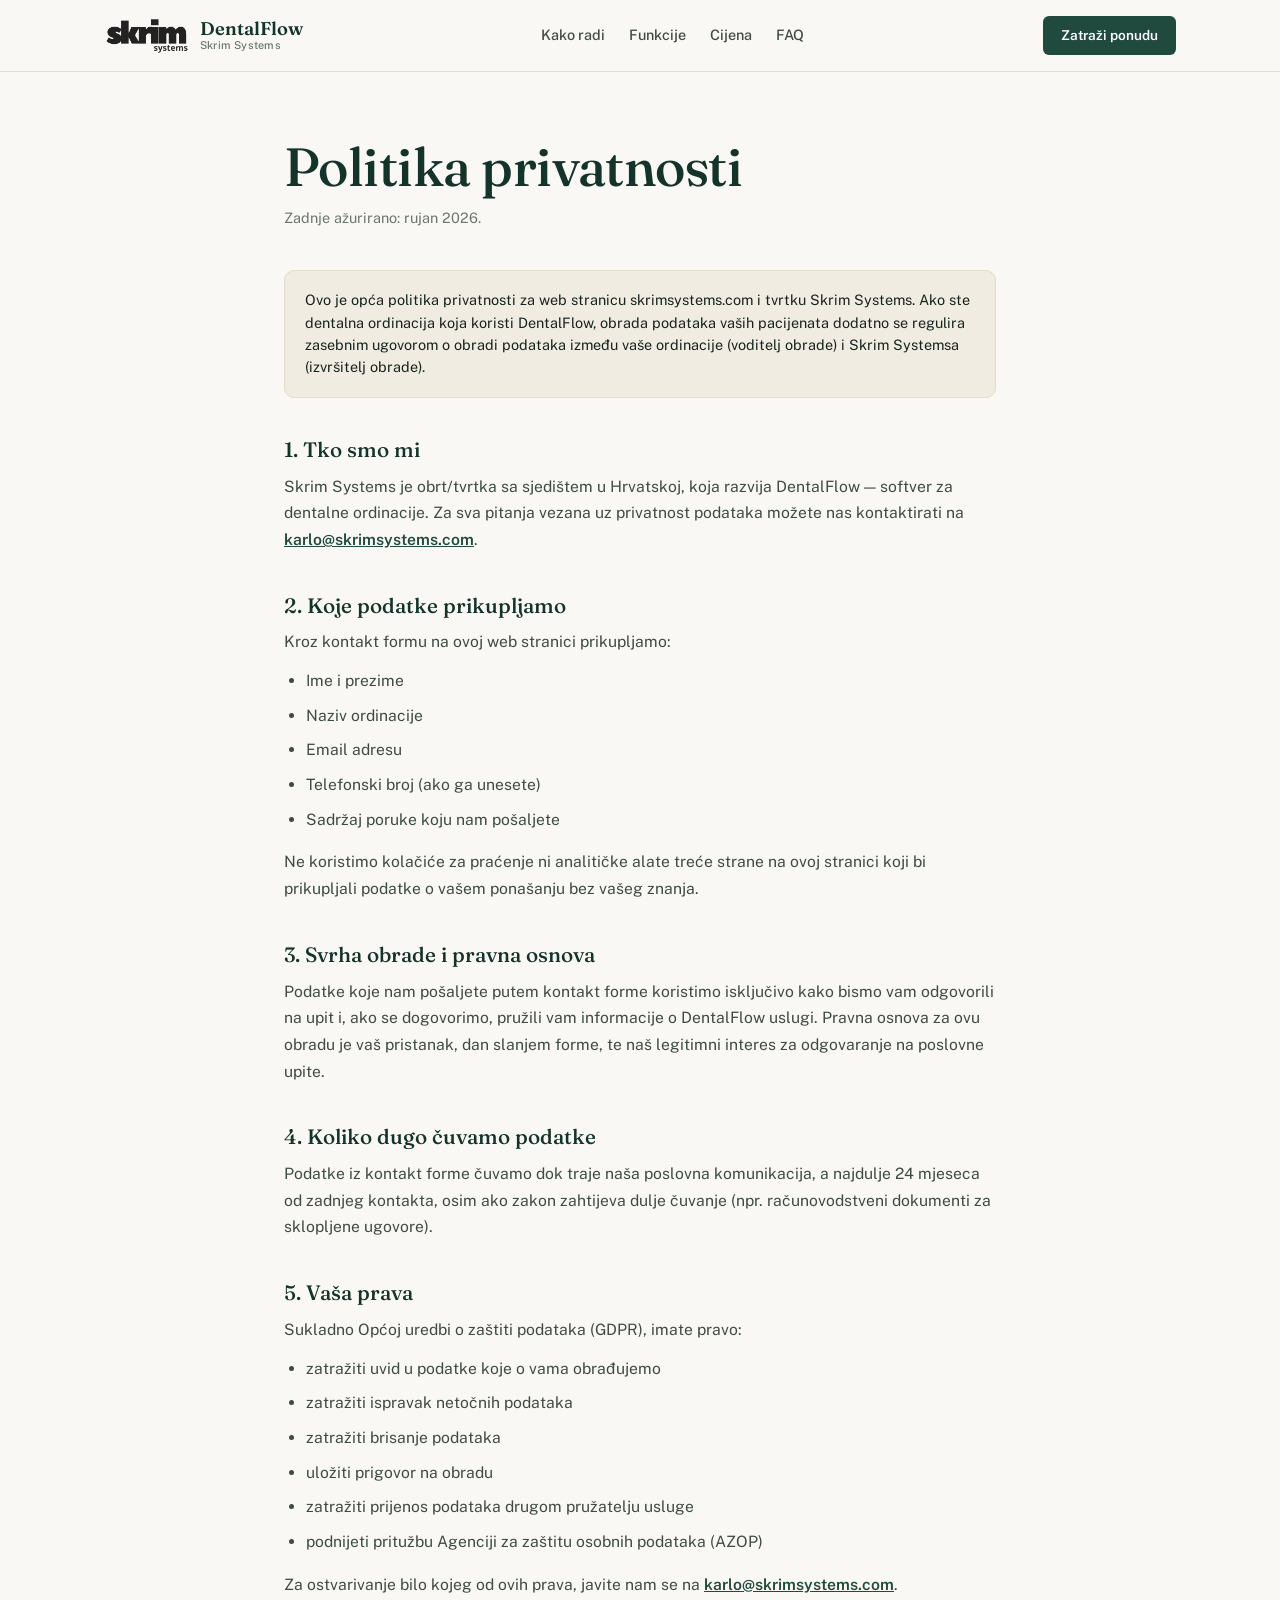
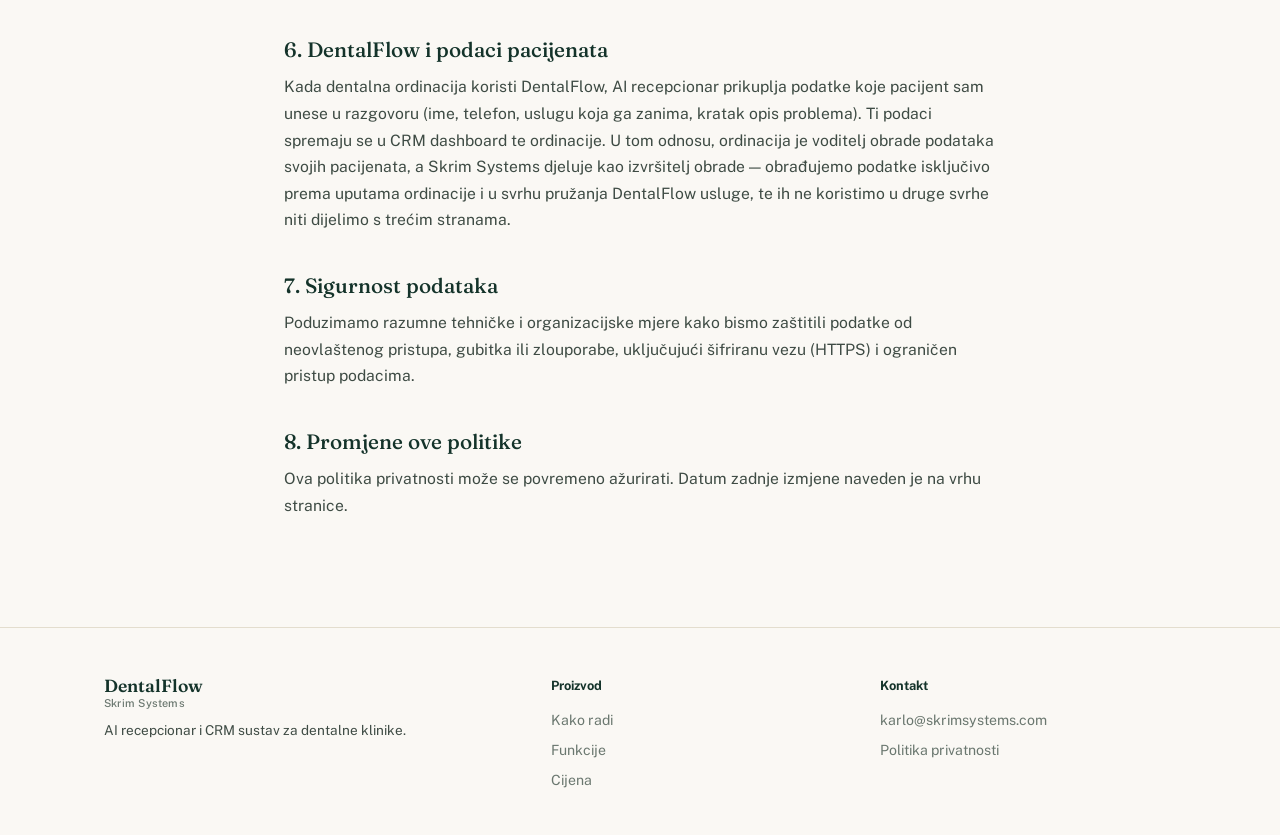
<file: privacy.html>
<!DOCTYPE html>
<html lang="hr">
<head>
<meta charset="UTF-8" />
<meta name="viewport" content="width=device-width, initial-scale=1.0" />
<title>Politika privatnosti — DentalFlow</title>
<link rel="preconnect" href="https://fonts.googleapis.com">
<link rel="preconnect" href="https://fonts.gstatic.com" crossorigin>
<link href="https://fonts.googleapis.com/css2?family=Fraunces:opsz,wght@9..144,400;9..144,500;9..144,600&family=Public+Sans:wght@400;500;600;700&display=swap" rel="stylesheet">
<link rel="stylesheet" href="style.css" />
<style>
  .legal{ padding: 64px 0 96px; }
  .legal .container{ max-width: 760px; }
  .legal h1{ margin-bottom: 8px; }
  .legal .updated{ color: var(--muted); font-size: 0.9rem; margin-bottom: 40px; }
  .legal h2{ font-size: 1.3rem; margin-top: 40px; margin-bottom: 12px; }
  .legal p, .legal li{ color: var(--ink-soft); font-size: 0.98rem; line-height: 1.7; }
  .legal ul{ margin: 0 0 16px; padding-left: 22px; }
  .legal li{ margin-bottom: 8px; }
  .legal a{ color: var(--brand); font-weight: 600; }
  .legal .note{
    background: var(--surface);
    border: 1px solid var(--border);
    border-radius: var(--radius-md);
    padding: 18px 20px;
    margin: 32px 0;
    font-size: 0.9rem;
  }
</style>
</head>
<body>

<header class="site-header">
  <nav class="nav container">
    <a href="index.html" class="brand" aria-label="DentalFlow by Skrim Systems">
      <img src="assets/logo.png" alt="" class="brand-logo" onerror="this.style.display='none'">
      <span class="brand-lockup">DentalFlow<small>Skrim Systems</small></span>
    </a>
    <div class="nav-links" id="navLinks">
      <a href="index.html#kako-radi">Kako radi</a>
      <a href="index.html#funkcije">Funkcije</a>
      <a href="index.html#cijena">Cijena</a>
      <a href="index.html#faq">FAQ</a>
    </div>
    <a href="index.html#kontakt" class="btn btn-small">Zatraži ponudu</a>
    <button class="menu-btn" id="menuBtn" aria-label="Otvori navigaciju"><span></span><span></span></button>
  </nav>
</header>

<main class="legal">
  <div class="container">
    <h1>Politika privatnosti</h1>
    <p class="updated">Zadnje ažurirano: rujan 2026.</p>

    <div class="note">
      Ovo je opća politika privatnosti za web stranicu skrimsystems.com i tvrtku Skrim Systems.
      Ako ste dentalna ordinacija koja koristi DentalFlow, obrada podataka vaših pacijenata
      dodatno se regulira zasebnim ugovorom o obradi podataka između vaše ordinacije (voditelj
      obrade) i Skrim Systemsa (izvršitelj obrade).
    </div>

    <h2>1. Tko smo mi</h2>
    <p>
      Skrim Systems je obrt/tvrtka sa sjedištem u Hrvatskoj, koja razvija DentalFlow — softver
      za dentalne ordinacije. Za sva pitanja vezana uz privatnost podataka možete nas kontaktirati
      na <a href="mailto:karlo@skrimsystems.com">karlo@skrimsystems.com</a>.
    </p>

    <h2>2. Koje podatke prikupljamo</h2>
    <p>Kroz kontakt formu na ovoj web stranici prikupljamo:</p>
    <ul>
      <li>Ime i prezime</li>
      <li>Naziv ordinacije</li>
      <li>Email adresu</li>
      <li>Telefonski broj (ako ga unesete)</li>
      <li>Sadržaj poruke koju nam pošaljete</li>
    </ul>
    <p>
      Ne koristimo kolačiće za praćenje ni analitičke alate treće strane na ovoj stranici koji
      bi prikupljali podatke o vašem ponašanju bez vašeg znanja.
    </p>

    <h2>3. Svrha obrade i pravna osnova</h2>
    <p>
      Podatke koje nam pošaljete putem kontakt forme koristimo isključivo kako bismo vam
      odgovorili na upit i, ako se dogovorimo, pružili vam informacije o DentalFlow uslugi.
      Pravna osnova za ovu obradu je vaš pristanak, dan slanjem forme, te naš legitimni interes
      za odgovaranje na poslovne upite.
    </p>

    <h2>4. Koliko dugo čuvamo podatke</h2>
    <p>
      Podatke iz kontakt forme čuvamo dok traje naša poslovna komunikacija, a najdulje 24 mjeseca
      od zadnjeg kontakta, osim ako zakon zahtijeva dulje čuvanje (npr. računovodstveni dokumenti
      za sklopljene ugovore).
    </p>

    <h2>5. Vaša prava</h2>
    <p>Sukladno Općoj uredbi o zaštiti podataka (GDPR), imate pravo:</p>
    <ul>
      <li>zatražiti uvid u podatke koje o vama obrađujemo</li>
      <li>zatražiti ispravak netočnih podataka</li>
      <li>zatražiti brisanje podataka</li>
      <li>uložiti prigovor na obradu</li>
      <li>zatražiti prijenos podataka drugom pružatelju usluge</li>
      <li>podnijeti pritužbu Agenciji za zaštitu osobnih podataka (AZOP)</li>
    </ul>
    <p>
      Za ostvarivanje bilo kojeg od ovih prava, javite nam se na
      <a href="mailto:karlo@skrimsystems.com">karlo@skrimsystems.com</a>.
    </p>

    <h2>6. DentalFlow i podaci pacijenata</h2>
    <p>
      Kada dentalna ordinacija koristi DentalFlow, AI recepcionar prikuplja podatke koje pacijent
      sam unese u razgovoru (ime, telefon, uslugu koja ga zanima, kratak opis problema). Ti podaci
      spremaju se u CRM dashboard te ordinacije. U tom odnosu, ordinacija je voditelj obrade
      podataka svojih pacijenata, a Skrim Systems djeluje kao izvršitelj obrade — obrađujemo
      podatke isključivo prema uputama ordinacije i u svrhu pružanja DentalFlow usluge, te ih ne
      koristimo u druge svrhe niti dijelimo s trećim stranama.
    </p>

    <h2>7. Sigurnost podataka</h2>
    <p>
      Poduzimamo razumne tehničke i organizacijske mjere kako bismo zaštitili podatke od
      neovlaštenog pristupa, gubitka ili zlouporabe, uključujući šifriranu vezu (HTTPS) i
      ograničen pristup podacima.
    </p>

    <h2>8. Promjene ove politike</h2>
    <p>
      Ova politika privatnosti može se povremeno ažurirati. Datum zadnje izmjene naveden je na
      vrhu stranice.
    </p>
  </div>
</main>

<footer class="footer">
  <div class="container footer-grid">
    <div>
      <span class="brand-lockup footer-brand">DentalFlow<small>Skrim Systems</small></span>
      <p>AI recepcionar i CRM sustav za dentalne klinike.</p>
    </div>
    <div><strong>Proizvod</strong><a href="index.html#kako-radi">Kako radi</a><a href="index.html#funkcije">Funkcije</a><a href="index.html#cijena">Cijena</a></div>
    <div><strong>Kontakt</strong><a href="mailto:karlo@skrimsystems.com">karlo@skrimsystems.com</a><a href="privacy.html">Politika privatnosti</a></div>
  </div>
</footer>

<script src="script.js"></script>
</body>
</html>
</file>
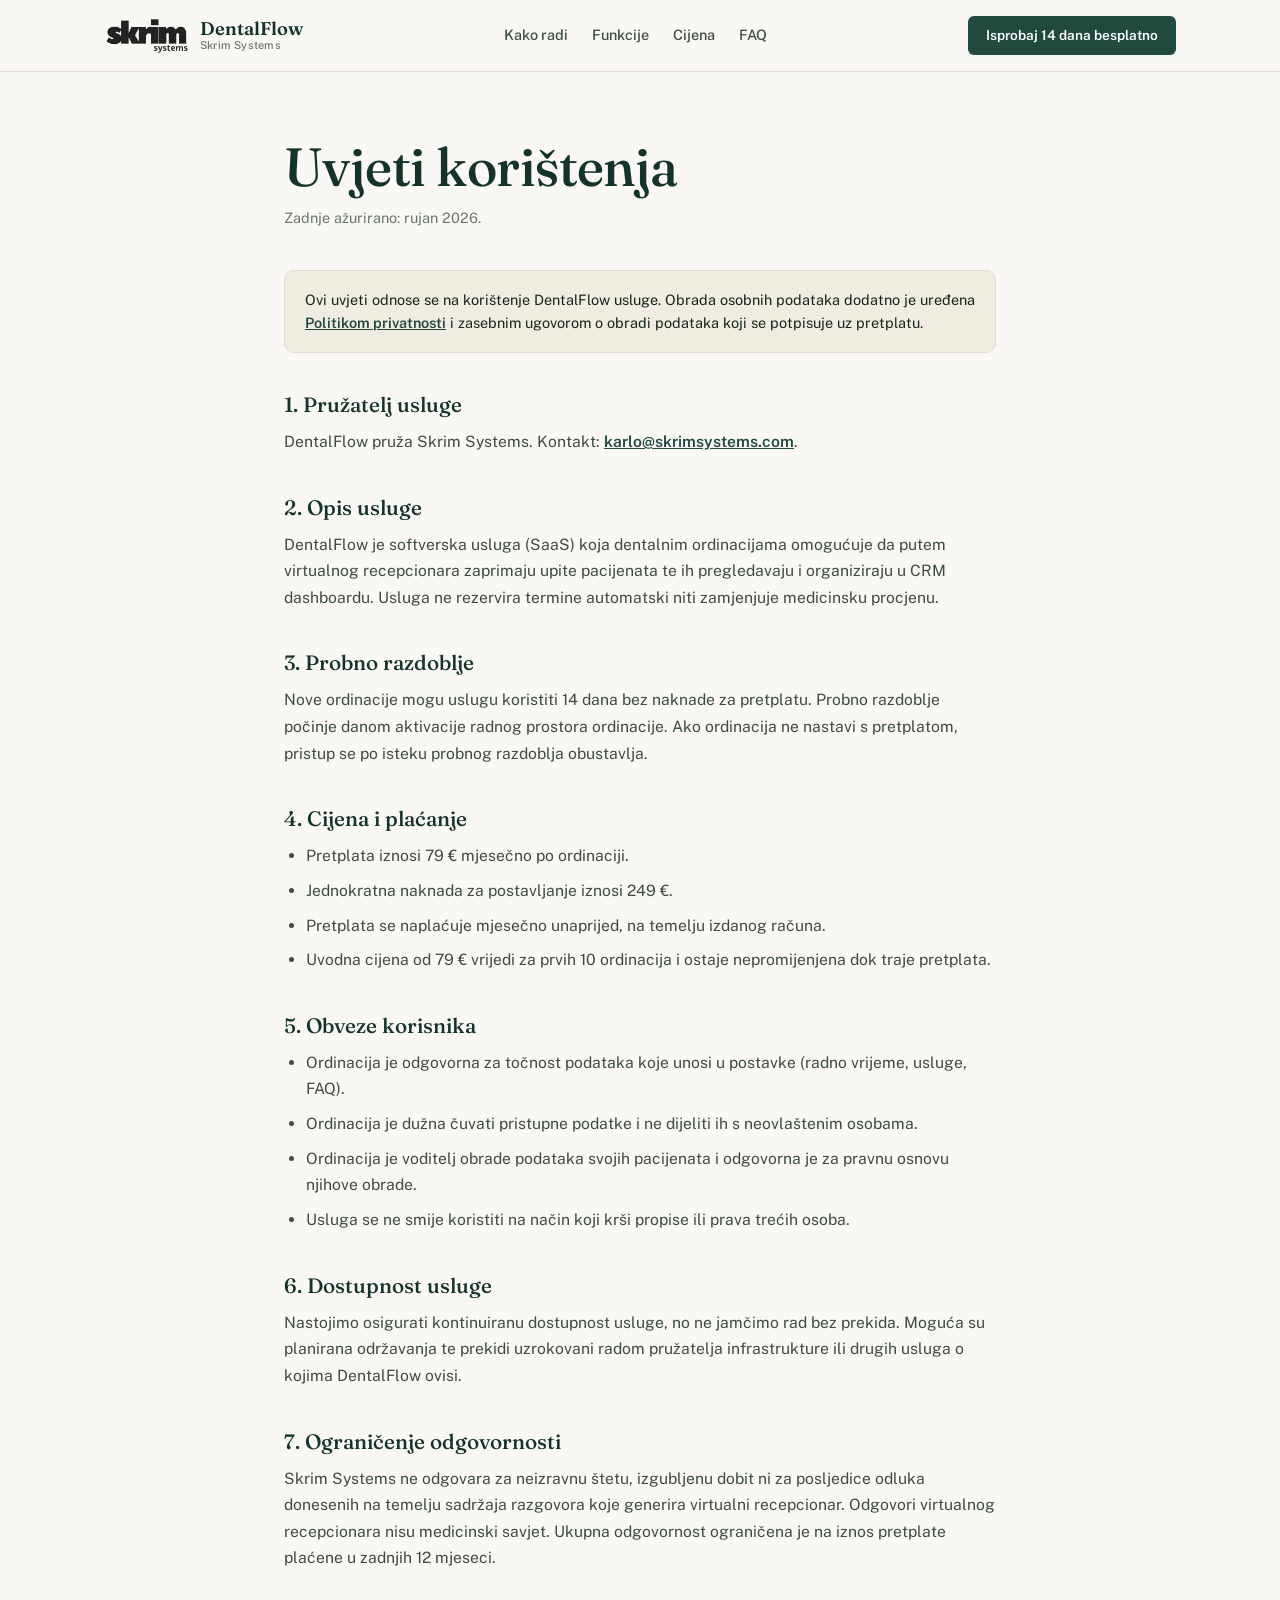
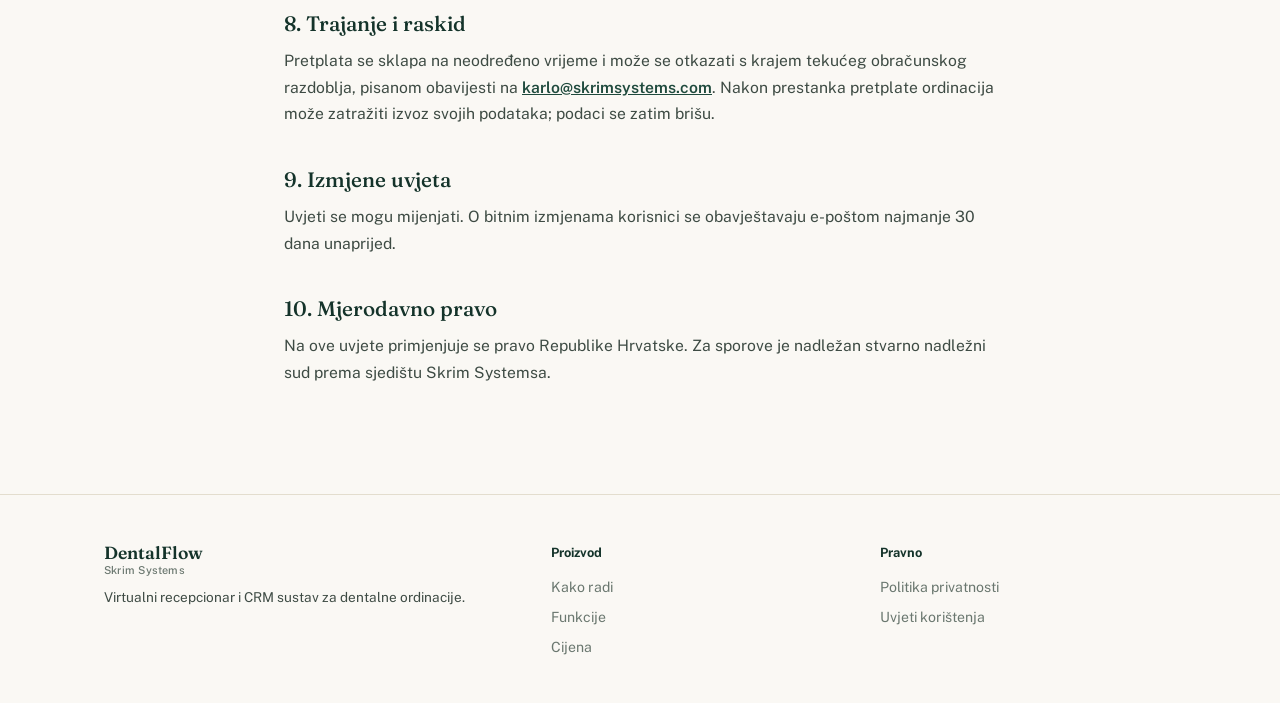
<file: terms (1).html>
<!DOCTYPE html>
<html lang="hr">
<head>
<meta charset="UTF-8" />
<meta name="viewport" content="width=device-width, initial-scale=1.0" />
<title>Uvjeti korištenja — DentalFlow</title>
<link rel="preconnect" href="https://fonts.googleapis.com">
<link rel="preconnect" href="https://fonts.gstatic.com" crossorigin>
<link href="https://fonts.googleapis.com/css2?family=Fraunces:opsz,wght@9..144,400;9..144,500;9..144,600&family=Public+Sans:wght@400;500;600;700&display=swap" rel="stylesheet">
<link rel="stylesheet" href="style.css" />
<style>
  .legal{ padding: 64px 0 96px; }
  .legal .container{ max-width: 760px; }
  .legal h1{ margin-bottom: 8px; }
  .legal .updated{ color: var(--muted); font-size: 0.9rem; margin-bottom: 40px; }
  .legal h2{ font-size: 1.3rem; margin-top: 40px; margin-bottom: 12px; }
  .legal p, .legal li{ color: var(--ink-soft); font-size: 0.98rem; line-height: 1.7; }
  .legal ul{ margin: 0 0 16px; padding-left: 22px; }
  .legal li{ margin-bottom: 8px; }
  .legal a{ color: var(--brand); font-weight: 600; }
  .legal .note{
    background: var(--surface);
    border: 1px solid var(--border);
    border-radius: var(--radius-md);
    padding: 18px 20px;
    margin: 32px 0;
    font-size: 0.9rem;
  }
</style>
</head>
<body>

<header class="site-header">
  <nav class="nav container">
    <a href="index.html" class="brand" aria-label="DentalFlow by Skrim Systems">
      <img src="assets/logo.png" alt="" class="brand-logo" onerror="this.style.display='none'">
      <span class="brand-lockup">DentalFlow<small>Skrim Systems</small></span>
    </a>
    <div class="nav-links" id="navLinks">
      <a href="index.html#kako-radi">Kako radi</a>
      <a href="index.html#funkcije">Funkcije</a>
      <a href="index.html#cijena">Cijena</a>
      <a href="index.html#faq">FAQ</a>
    </div>
    <a href="index.html#kontakt" class="btn btn-small">Isprobaj 14 dana besplatno</a>
    <button class="menu-btn" id="menuBtn" aria-label="Otvori navigaciju"><span></span><span></span></button>
  </nav>
</header>

<main class="legal">
  <div class="container">
    <h1>Uvjeti korištenja</h1>
    <p class="updated">Zadnje ažurirano: rujan 2026.</p>

    <div class="note">
      Ovi uvjeti odnose se na korištenje DentalFlow usluge. Obrada osobnih podataka
      dodatno je uređena <a href="privacy.html">Politikom privatnosti</a> i zasebnim
      ugovorom o obradi podataka koji se potpisuje uz pretplatu.
    </div>

    <h2>1. Pružatelj usluge</h2>
    <p>
      DentalFlow pruža Skrim Systems. Kontakt:
      <a href="mailto:karlo@skrimsystems.com">karlo@skrimsystems.com</a>.
    </p>

    <h2>2. Opis usluge</h2>
    <p>
      DentalFlow je softverska usluga (SaaS) koja dentalnim ordinacijama omogućuje da
      putem virtualnog recepcionara zaprimaju upite pacijenata te ih pregledavaju i
      organiziraju u CRM dashboardu. Usluga ne rezervira termine automatski niti zamjenjuje
      medicinsku procjenu.
    </p>

    <h2>3. Probno razdoblje</h2>
    <p>
      Nove ordinacije mogu uslugu koristiti 14 dana bez naknade za pretplatu. Probno razdoblje
      počinje danom aktivacije radnog prostora ordinacije. Ako ordinacija ne nastavi s
      pretplatom, pristup se po isteku probnog razdoblja obustavlja.
    </p>

    <h2>4. Cijena i plaćanje</h2>
    <ul>
      <li>Pretplata iznosi 79 € mjesečno po ordinaciji.</li>
      <li>Jednokratna naknada za postavljanje iznosi 249 €.</li>
      <li>Pretplata se naplaćuje mjesečno unaprijed, na temelju izdanog računa.</li>
      <li>Uvodna cijena od 79 € vrijedi za prvih 10 ordinacija i ostaje nepromijenjena dok traje pretplata.</li>
    </ul>

    <h2>5. Obveze korisnika</h2>
    <ul>
      <li>Ordinacija je odgovorna za točnost podataka koje unosi u postavke (radno vrijeme, usluge, FAQ).</li>
      <li>Ordinacija je dužna čuvati pristupne podatke i ne dijeliti ih s neovlaštenim osobama.</li>
      <li>Ordinacija je voditelj obrade podataka svojih pacijenata i odgovorna je za pravnu osnovu njihove obrade.</li>
      <li>Usluga se ne smije koristiti na način koji krši propise ili prava trećih osoba.</li>
    </ul>

    <h2>6. Dostupnost usluge</h2>
    <p>
      Nastojimo osigurati kontinuiranu dostupnost usluge, no ne jamčimo rad bez prekida.
      Moguća su planirana održavanja te prekidi uzrokovani radom pružatelja infrastrukture ili
      drugih usluga o kojima DentalFlow ovisi.
    </p>

    <h2>7. Ograničenje odgovornosti</h2>
    <p>
      Skrim Systems ne odgovara za neizravnu štetu, izgubljenu dobit ni za posljedice odluka
      donesenih na temelju sadržaja razgovora koje generira virtualni recepcionar. Odgovori
      virtualnog recepcionara nisu medicinski savjet. Ukupna odgovornost ograničena je na iznos
      pretplate plaćene u zadnjih 12 mjeseci.
    </p>

    <h2>8. Trajanje i raskid</h2>
    <p>
      Pretplata se sklapa na neodređeno vrijeme i može se otkazati s krajem tekućeg obračunskog
      razdoblja, pisanom obavijesti na
      <a href="mailto:karlo@skrimsystems.com">karlo@skrimsystems.com</a>. Nakon prestanka
      pretplate ordinacija može zatražiti izvoz svojih podataka; podaci se zatim brišu.
    </p>

    <h2>9. Izmjene uvjeta</h2>
    <p>
      Uvjeti se mogu mijenjati. O bitnim izmjenama korisnici se obavještavaju e-poštom najmanje
      30 dana unaprijed.
    </p>

    <h2>10. Mjerodavno pravo</h2>
    <p>
      Na ove uvjete primjenjuje se pravo Republike Hrvatske. Za sporove je nadležan stvarno
      nadležni sud prema sjedištu Skrim Systemsa.
    </p>
  </div>
</main>

<footer class="footer">
  <div class="container">
    <div class="footer-grid">
      <div>
        <span class="brand-lockup footer-brand">DentalFlow<small>Skrim Systems</small></span>
        <p>Virtualni recepcionar i CRM sustav za dentalne ordinacije.</p>
      </div>
      <div><strong>Proizvod</strong><a href="index.html#kako-radi">Kako radi</a><a href="index.html#funkcije">Funkcije</a><a href="index.html#cijena">Cijena</a></div>
      <div><strong>Pravno</strong><a href="privacy.html">Politika privatnosti</a><a href="terms.html">Uvjeti korištenja</a></div>
    </div>
  </div>
</footer>

<script src="script.js"></script>
</body>
</html>
</file>
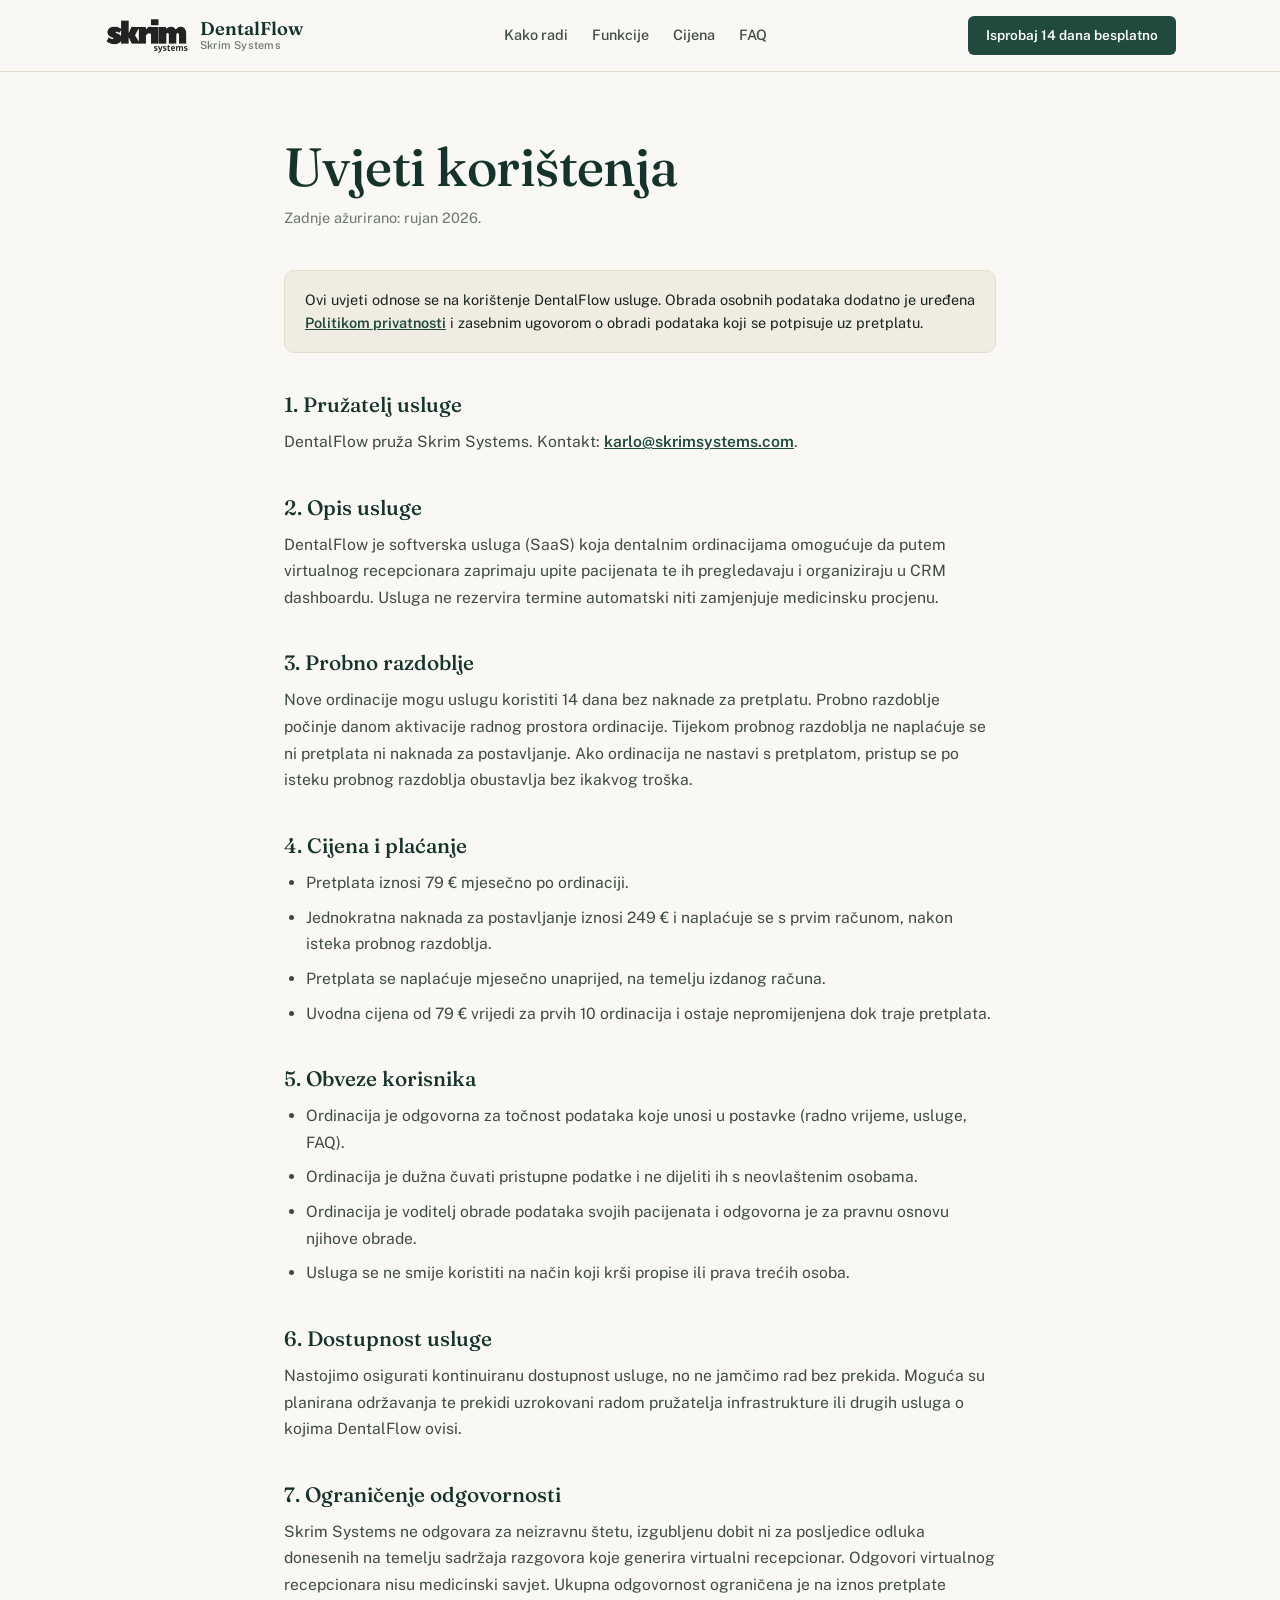
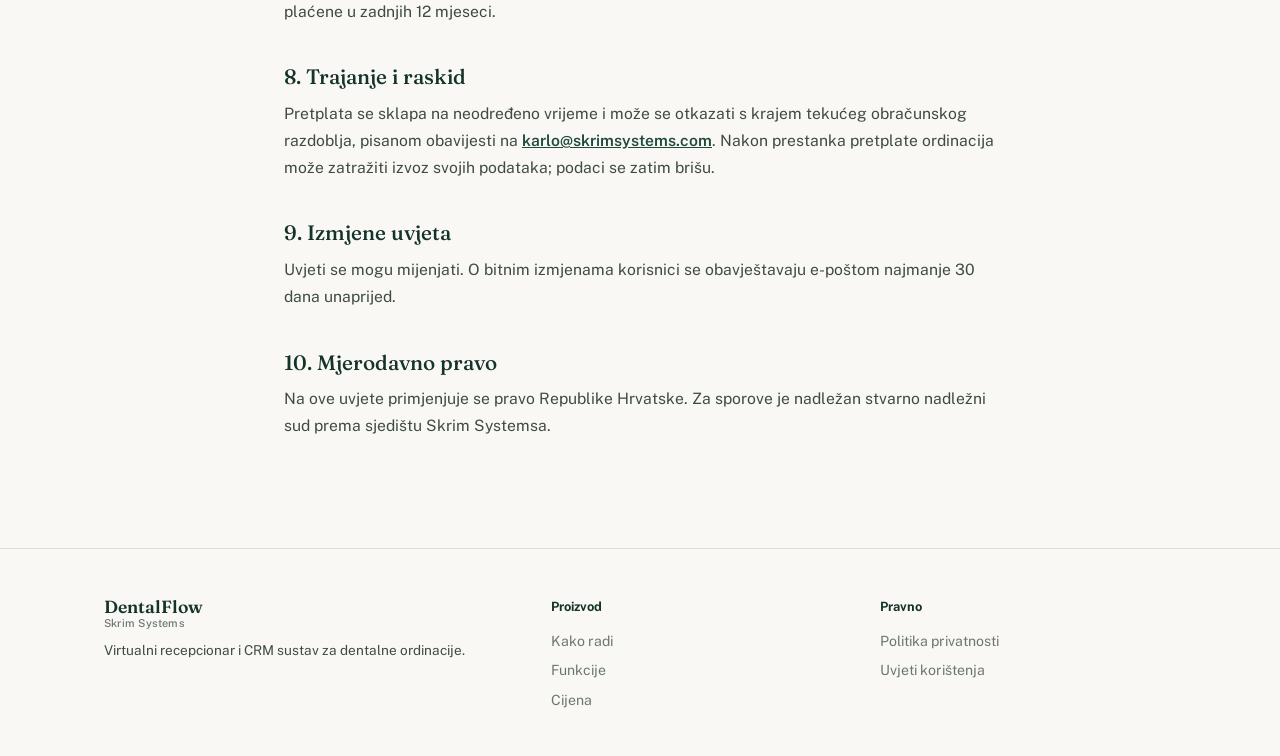
<file: terms.html>
<!DOCTYPE html>
<html lang="hr">
<head>
<meta charset="UTF-8" />
<meta name="viewport" content="width=device-width, initial-scale=1.0" />
<title>Uvjeti korištenja — DentalFlow</title>
<link rel="preconnect" href="https://fonts.googleapis.com">
<link rel="preconnect" href="https://fonts.gstatic.com" crossorigin>
<link href="https://fonts.googleapis.com/css2?family=Fraunces:opsz,wght@9..144,400;9..144,500;9..144,600&family=Public+Sans:wght@400;500;600;700&display=swap" rel="stylesheet">
<link rel="stylesheet" href="style.css" />
<style>
  .legal{ padding: 64px 0 96px; }
  .legal .container{ max-width: 760px; }
  .legal h1{ margin-bottom: 8px; }
  .legal .updated{ color: var(--muted); font-size: 0.9rem; margin-bottom: 40px; }
  .legal h2{ font-size: 1.3rem; margin-top: 40px; margin-bottom: 12px; }
  .legal p, .legal li{ color: var(--ink-soft); font-size: 0.98rem; line-height: 1.7; }
  .legal ul{ margin: 0 0 16px; padding-left: 22px; }
  .legal li{ margin-bottom: 8px; }
  .legal a{ color: var(--brand); font-weight: 600; }
  .legal .note{
    background: var(--surface);
    border: 1px solid var(--border);
    border-radius: var(--radius-md);
    padding: 18px 20px;
    margin: 32px 0;
    font-size: 0.9rem;
  }
</style>
</head>
<body>

<header class="site-header">
  <nav class="nav container">
    <a href="index.html" class="brand" aria-label="DentalFlow by Skrim Systems">
      <img src="assets/logo.png" alt="" class="brand-logo" onerror="this.style.display='none'">
      <span class="brand-lockup">DentalFlow<small>Skrim Systems</small></span>
    </a>
    <div class="nav-links" id="navLinks">
      <a href="index.html#kako-radi">Kako radi</a>
      <a href="index.html#funkcije">Funkcije</a>
      <a href="index.html#cijena">Cijena</a>
      <a href="index.html#faq">FAQ</a>
    </div>
    <a href="index.html#kontakt" class="btn btn-small">Isprobaj 14 dana besplatno</a>
    <button class="menu-btn" id="menuBtn" aria-label="Otvori navigaciju"><span></span><span></span></button>
  </nav>
</header>

<main class="legal">
  <div class="container">
    <h1>Uvjeti korištenja</h1>
    <p class="updated">Zadnje ažurirano: rujan 2026.</p>

    <div class="note">
      Ovi uvjeti odnose se na korištenje DentalFlow usluge. Obrada osobnih podataka
      dodatno je uređena <a href="privacy.html">Politikom privatnosti</a> i zasebnim
      ugovorom o obradi podataka koji se potpisuje uz pretplatu.
    </div>

    <h2>1. Pružatelj usluge</h2>
    <p>
      DentalFlow pruža Skrim Systems. Kontakt:
      <a href="mailto:karlo@skrimsystems.com">karlo@skrimsystems.com</a>.
    </p>

    <h2>2. Opis usluge</h2>
    <p>
      DentalFlow je softverska usluga (SaaS) koja dentalnim ordinacijama omogućuje da
      putem virtualnog recepcionara zaprimaju upite pacijenata te ih pregledavaju i
      organiziraju u CRM dashboardu. Usluga ne rezervira termine automatski niti zamjenjuje
      medicinsku procjenu.
    </p>

    <h2>3. Probno razdoblje</h2>
    <p>
      Nove ordinacije mogu uslugu koristiti 14 dana bez naknade za pretplatu. Probno razdoblje
      počinje danom aktivacije radnog prostora ordinacije. Tijekom probnog razdoblja ne
      naplaćuje se ni pretplata ni naknada za postavljanje. Ako ordinacija ne nastavi s
      pretplatom, pristup se po isteku probnog razdoblja obustavlja bez ikakvog troška.
    </p>

    <h2>4. Cijena i plaćanje</h2>
    <ul>
      <li>Pretplata iznosi 79 € mjesečno po ordinaciji.</li>
      <li>Jednokratna naknada za postavljanje iznosi 249 € i naplaćuje se s prvim računom, nakon isteka probnog razdoblja.</li>
      <li>Pretplata se naplaćuje mjesečno unaprijed, na temelju izdanog računa.</li>
      <li>Uvodna cijena od 79 € vrijedi za prvih 10 ordinacija i ostaje nepromijenjena dok traje pretplata.</li>
    </ul>

    <h2>5. Obveze korisnika</h2>
    <ul>
      <li>Ordinacija je odgovorna za točnost podataka koje unosi u postavke (radno vrijeme, usluge, FAQ).</li>
      <li>Ordinacija je dužna čuvati pristupne podatke i ne dijeliti ih s neovlaštenim osobama.</li>
      <li>Ordinacija je voditelj obrade podataka svojih pacijenata i odgovorna je za pravnu osnovu njihove obrade.</li>
      <li>Usluga se ne smije koristiti na način koji krši propise ili prava trećih osoba.</li>
    </ul>

    <h2>6. Dostupnost usluge</h2>
    <p>
      Nastojimo osigurati kontinuiranu dostupnost usluge, no ne jamčimo rad bez prekida.
      Moguća su planirana održavanja te prekidi uzrokovani radom pružatelja infrastrukture ili
      drugih usluga o kojima DentalFlow ovisi.
    </p>

    <h2>7. Ograničenje odgovornosti</h2>
    <p>
      Skrim Systems ne odgovara za neizravnu štetu, izgubljenu dobit ni za posljedice odluka
      donesenih na temelju sadržaja razgovora koje generira virtualni recepcionar. Odgovori
      virtualnog recepcionara nisu medicinski savjet. Ukupna odgovornost ograničena je na iznos
      pretplate plaćene u zadnjih 12 mjeseci.
    </p>

    <h2>8. Trajanje i raskid</h2>
    <p>
      Pretplata se sklapa na neodređeno vrijeme i može se otkazati s krajem tekućeg obračunskog
      razdoblja, pisanom obavijesti na
      <a href="mailto:karlo@skrimsystems.com">karlo@skrimsystems.com</a>. Nakon prestanka
      pretplate ordinacija može zatražiti izvoz svojih podataka; podaci se zatim brišu.
    </p>

    <h2>9. Izmjene uvjeta</h2>
    <p>
      Uvjeti se mogu mijenjati. O bitnim izmjenama korisnici se obavještavaju e-poštom najmanje
      30 dana unaprijed.
    </p>

    <h2>10. Mjerodavno pravo</h2>
    <p>
      Na ove uvjete primjenjuje se pravo Republike Hrvatske. Za sporove je nadležan stvarno
      nadležni sud prema sjedištu Skrim Systemsa.
    </p>
  </div>
</main>

<footer class="footer">
  <div class="container">
    <div class="footer-grid">
      <div>
        <span class="brand-lockup footer-brand">DentalFlow<small>Skrim Systems</small></span>
        <p>Virtualni recepcionar i CRM sustav za dentalne ordinacije.</p>
      </div>
      <div><strong>Proizvod</strong><a href="index.html#kako-radi">Kako radi</a><a href="index.html#funkcije">Funkcije</a><a href="index.html#cijena">Cijena</a></div>
      <div><strong>Pravno</strong><a href="privacy.html">Politika privatnosti</a><a href="terms.html">Uvjeti korištenja</a></div>
    </div>
  </div>
</footer>

<script src="script.js"></script>
</body>
</html>
</file>
<file: style.css>
/* ============================================
   DentalFlow — design tokens
   ============================================ */
:root{
  --ink: #16241F;
  --ink-soft: #3E4B44;
  --muted: #6A776F;
  --bg: #FAF8F4;
  --surface: #F1ECE1;
  --white: #FFFFFF;
  --border: #E3DDCE;
  --brand: #1F4A3D;
  --brand-dark: #14332A;
  --brand-tint: #E7EFE9;
  --accent: #C4883B;
  --accent-dark: #9C6B2A;

  --serif: 'Fraunces', Georgia, serif;
  --sans: 'Public Sans', -apple-system, BlinkMacSystemFont, sans-serif;

  --radius-sm: 6px;
  --radius-md: 10px;
  --container: 1120px;
}

*{ box-sizing: border-box; }
html{ scroll-behavior: smooth; }
body{
  margin:0;
  font-family: var(--sans);
  color: var(--ink);
  background: var(--bg);
  line-height: 1.55;
  -webkit-font-smoothing: antialiased;
}
img{ max-width:100%; display:block; }
a{ color: inherit; }

.sr-only{
  position:absolute; width:1px; height:1px;
  padding:0; margin:-1px; overflow:hidden;
  clip:rect(0,0,0,0); white-space:nowrap; border:0;
}

.container{
  max-width: var(--container);
  margin: 0 auto;
  padding: 0 24px;
}
.container.narrow{ max-width: 720px; }
.container.center{ text-align:center; }

h1,h2,h3{
  font-family: var(--serif);
  font-weight: 500;
  line-height: 1.15;
  margin: 0 0 16px;
  color: var(--brand-dark);
}
h1{ font-size: clamp(2.1rem, 4.2vw, 3.4rem); letter-spacing: -0.01em; }
h2{ font-size: clamp(1.6rem, 2.6vw, 2.3rem); max-width: 30ch; }
h3{ font-size: 1.15rem; margin-bottom: 8px; }
p{ margin: 0 0 12px; color: var(--ink-soft); }
.lead{ font-size: 1.15rem; max-width: 46ch; }

:focus-visible{
  outline: 2px solid var(--accent);
  outline-offset: 2px;
}

/* Buttons */
.btn{
  display:inline-flex;
  align-items:center;
  gap:8px;
  padding: 13px 24px;
  background: var(--brand);
  color: var(--white);
  border: none;
  border-radius: var(--radius-sm);
  font-family: var(--sans);
  font-weight: 600;
  font-size: 0.95rem;
  text-decoration:none;
  cursor:pointer;
  transition: background .15s ease;
}
.btn:hover{ background: var(--brand-dark); }
.btn-ghost{
  background: transparent;
  color: var(--brand-dark);
  border: 1px solid var(--border);
}
.btn-ghost:hover{ background: var(--surface); }
.btn-small{ padding: 9px 18px; font-size: 0.85rem; }

/* Header */
.site-header{
  position: sticky; top:0; z-index: 40;
  background: rgba(250,248,244,0.9);
  backdrop-filter: blur(8px);
  border-bottom: 1px solid var(--border);
}
.nav{
  display:flex; align-items:center; justify-content:space-between;
  padding: 16px 24px;
  gap: 24px;
}
.brand{ display:flex; align-items:center; gap:10px; text-decoration:none; }
.brand-logo{ height:38px; width:auto; object-fit:contain; }
.brand-lockup{
  font-family: var(--serif);
  font-weight:600;
  font-size:1.15rem;
  color: var(--brand-dark);
  display:flex; flex-direction:column; line-height:1.1;
}
.brand-lockup small{
  font-family: var(--sans);
  font-weight:500;
  font-size:0.68rem;
  color: var(--muted);
  letter-spacing:0.02em;
}
.nav-links{ display:flex; gap:24px; }
.nav-links a{
  text-decoration:none; color: var(--ink-soft);
  font-size:0.9rem; font-weight:500;
}
.nav-links a:hover{ color: var(--brand); }
.menu-btn{
  display:none; background:none; border:none; cursor:pointer;
  width:36px; height:36px; flex-direction:column; justify-content:center; gap:5px;
}
.menu-btn span{ display:block; height:2px; background:var(--brand-dark); }

/* Hero */
.hero{ padding: 72px 0 88px; }
.hero-grid{
  display:grid;
  grid-template-columns: 1.05fr 0.95fr;
  gap:56px;
  align-items:center;
}
.hero-actions{ display:flex; gap:14px; margin-top:28px; flex-wrap:wrap; }

.hero-visual{ display:flex; flex-direction:column; gap:18px; }

/* Živi chat */
.chat-live{
  background: var(--white);
  border: 1px solid var(--border);
  border-radius: var(--radius-md);
  overflow:hidden;
  box-shadow: 0 24px 48px -28px rgba(20,51,42,0.28);
  display:flex;
  flex-direction:column;
}
.chat-live-head{
  display:flex; align-items:center; gap:10px;
  padding: 14px 18px;
  background: var(--brand);
  color: var(--white);
  font-size: 0.9rem;
}
.chat-dot{ width:8px; height:8px; border-radius:50%; background:#7FD9AE; flex-shrink:0; }
.chat-tag{
  margin-left:auto;
  font-size:0.7rem;
  font-weight:600;
  letter-spacing:0.03em;
  background: rgba(255,255,255,0.16);
  padding: 3px 9px;
  border-radius:999px;
}
.chat-live-body{
  padding: 18px;
  display:flex; flex-direction:column; gap:10px;
  height: 300px;
  overflow-y:auto;
  background:#fbfaf7;
}
.chat-live-body::-webkit-scrollbar{ width:7px; }
.chat-live-body::-webkit-scrollbar-thumb{ background: var(--border); border-radius:999px; }

.bubble{
  margin:0; padding: 10px 14px;
  border-radius: 14px;
  font-size: 0.88rem;
  line-height:1.5;
  max-width: 86%;
  color: var(--ink);
  white-space: pre-wrap;
}
.bubble.in{
  background: var(--brand);
  color: var(--white);
  align-self:flex-end;
  border-bottom-right-radius:4px;
}
.bubble.out{
  background: var(--surface);
  align-self:flex-start;
  border-bottom-left-radius:4px;
}
.bubble.done{
  background: #F6EBDA;
  border: 1px solid #E3D3B0;
  color: var(--accent-dark);
  font-weight:600;
  align-self:flex-start;
}
.bubble.typing{
  display:flex; gap:5px; align-items:center;
  background: var(--surface);
  align-self:flex-start;
}
.bubble.typing i{
  width:6px; height:6px; border-radius:50%;
  background:#B8A98A;
  animation: typingBounce 1s infinite ease-in-out;
}
.bubble.typing i:nth-child(2){ animation-delay:.15s; }
.bubble.typing i:nth-child(3){ animation-delay:.3s; }
@keyframes typingBounce{
  0%,80%,100%{ transform:translateY(0); opacity:.45; }
  40%{ transform:translateY(-4px); opacity:1; }
}

.chat-live-input{
  display:flex; gap:8px;
  padding: 14px 16px;
  border-top: 1px solid var(--border);
  background: var(--white);
}
.chat-live-input input{
  flex:1;
  font-family: var(--sans);
  font-size:0.9rem;
  padding: 10px 13px;
  border: 1px solid var(--border);
  border-radius: var(--radius-sm);
  background: var(--bg);
  color: var(--ink);
  outline:none;
}
.chat-live-input input:focus{ border-color: var(--brand); }
.chat-live-input button{
  padding: 10px 18px;
  border:none;
  border-radius: var(--radius-sm);
  background: var(--brand);
  color:#fff;
  font-family: var(--sans);
  font-size:0.88rem;
  font-weight:600;
  cursor:pointer;
}
.chat-live-input button:hover{ background: var(--brand-dark); }
.chat-live-input button:disabled{ opacity:.6; cursor:not-allowed; }
.chat-live-note{
  margin:0;
  padding: 10px 16px;
  border-top: 1px solid var(--border);
  font-size: 0.72rem;
  color: var(--muted);
  background: var(--white);
}

.timeline{
  display:grid;
  grid-template-columns: repeat(4,1fr);
  gap:2px;
  background: var(--border);
  border-radius: var(--radius-sm);
  overflow:hidden;
}
.timeline-step{
  background: var(--white);
  padding: 12px 10px;
  font-size: 0.72rem;
  color: var(--muted);
  font-weight:600;
}
.timeline-step em{
  display:block;
  font-style:normal;
  font-family: var(--serif);
  font-size:1.1rem;
  color: var(--accent-dark);
  margin-bottom:4px;
}

/* Sections */
.section{ padding: 76px 0; }
.section.soft{ background: var(--surface); }
.section-head{ max-width: 640px; margin-bottom: 40px; }

/* Problem */
.problem-list{
  border-top: 1px solid var(--border);
  max-width: 780px;
}
.problem-row{
  display:grid;
  grid-template-columns: 220px 1fr;
  gap: 24px;
  padding: 26px 0;
  border-bottom: 1px solid var(--border);
}
.problem-row h3{ margin:0; color: var(--brand-dark); }
.problem-row p{ margin:0; }

/* Split (kako radi) */
.split{
  display:grid;
  grid-template-columns: 0.9fr 1.1fr;
  gap: 56px;
  align-items:start;
}
.process-timeline{ padding-left: 8px; }
.process-step{
  display:flex; gap:18px;
  padding-bottom: 30px;
  position:relative;
}
.process-step:not(:last-child)::before{
  content:"";
  position:absolute;
  left: 19px; top: 40px; bottom: -6px;
  width:1px;
  background: var(--border);
}
.process-num{
  font-family: var(--serif);
  color: var(--accent-dark);
  font-size:1.05rem;
  width:40px; height:40px;
  border-radius:50%;
  background: var(--white);
  border: 1px solid var(--border);
  display:flex; align-items:center; justify-content:center;
  flex-shrink:0;
}
.process-step b{ display:block; margin-bottom:4px; color: var(--brand-dark); }
.process-step p{ margin:0; font-size:0.92rem; }

/* Features */
.feature-grid{
  display:grid;
  grid-template-columns: repeat(3, 1fr);
  gap: 1px;
  background: var(--border);
  border: 1px solid var(--border);
  border-radius: var(--radius-md);
  overflow:hidden;
}
.feature{
  background: var(--white);
  padding: 28px;
}
.feature-lg{
  grid-column: span 3;
  background: var(--brand);
  color: var(--white);
}
.feature-lg h3, .feature-lg p{ color: var(--white); }
.feature h3{ font-size: 1.05rem; }
.feature p{ font-size: 0.92rem; margin:0; }

/* Podaci pacijenata */
.privacy-grid{
  display:grid;
  grid-template-columns: repeat(3, 1fr);
  gap: 18px;
}
.privacy-card{
  background: var(--white);
  border: 1px solid var(--border);
  border-left: 3px solid var(--brand);
  border-radius: var(--radius-md);
  padding: 26px;
}
.privacy-card h3{ font-size: 1.02rem; }
.privacy-card p{ font-size: 0.92rem; margin:0; }
.privacy-footnote{
  margin-top: 22px;
  font-size: 0.85rem;
  color: var(--muted);
}
.privacy-footnote a{ color: var(--brand); font-weight:600; }

/* Pricing */
.pricing-card{
  background: var(--white);
  border: 1px solid var(--border);
  border-radius: var(--radius-md);
  padding: 44px;
  max-width: 440px;
  margin: 0 auto;
  text-align:left;
}
.plan{
  display:inline-block;
  font-size:0.8rem;
  font-weight:700;
  color: var(--accent-dark);
  text-transform: uppercase;
  letter-spacing: 0.04em;
  margin-bottom: 10px;
}
.price{
  font-family: var(--serif);
  font-size: 2.6rem;
  color: var(--brand-dark);
  line-height:1.1;
}
.price small{ font-family: var(--sans); font-size:0.95rem; color: var(--muted); font-weight:500; }
.price-note{
  font-size: 0.82rem;
  color: var(--muted);
  margin: 6px 0 22px;
}
.price-setup{
  background: var(--bg);
  border: 1px solid var(--border);
  border-radius: var(--radius-sm);
  padding: 16px 18px;
  margin-bottom: 24px;
}
.price-setup span{
  display:block;
  font-size: 0.8rem;
  font-weight:600;
  color: var(--muted);
}
.price-setup strong{
  font-family: var(--serif);
  font-weight:500;
  font-size: 1.5rem;
  color: var(--brand-dark);
}
.price-setup p{
  margin: 6px 0 0;
  font-size: 0.82rem;
  color: var(--muted);
}
.pricing-card ul{ list-style:none; margin:0 0 24px; padding:0; }
.pricing-card li{
  padding: 9px 0;
  border-bottom: 1px solid var(--border);
  font-size: 0.92rem;
  color: var(--ink-soft);
}
.pricing-card li:last-child{ border-bottom:none; }

/* FAQ */
.faq button{
  width:100%;
  display:flex; justify-content:space-between; align-items:center;
  background:none; border:none;
  border-top: 1px solid var(--border);
  padding: 20px 0;
  font-family: var(--sans);
  font-size: 1rem;
  font-weight:600;
  color: var(--brand-dark);
  cursor:pointer;
  text-align:left;
}
.faq > button:last-of-type{ border-bottom: 1px solid var(--border); }
.faq button span{
  font-family: var(--serif);
  color: var(--accent-dark);
  font-size:1.2rem;
  transition: transform .2s ease;
}
.faq button[aria-expanded="true"] span{ transform: rotate(45deg); }
.faq-answer{
  max-height:0;
  overflow:hidden;
  transition: max-height .25s ease;
}
.faq-answer p{ padding: 0 0 20px; margin:0; }

/* Contact */
.contact-grid{
  display:grid;
  grid-template-columns: 0.9fr 1.1fr;
  gap: 56px;
  align-items:start;
}
.contact-form{
  background: var(--white);
  border: 1px solid var(--border);
  border-radius: var(--radius-md);
  padding: 32px;
  display:grid;
  gap:16px;
}
.contact-form label{
  display:flex; flex-direction:column; gap:6px;
  font-size:0.85rem; font-weight:600; color: var(--brand-dark);
}
.contact-form input, .contact-form textarea{
  font-family: var(--sans);
  font-size:0.95rem;
  padding: 11px 13px;
  border: 1px solid var(--border);
  border-radius: var(--radius-sm);
  background: var(--bg);
  color: var(--ink);
  resize: vertical;
}
.contact-form input:focus, .contact-form textarea:focus{
  outline: 2px solid var(--accent);
  outline-offset:1px;
}
.form-status{ font-size:0.88rem; min-height:1.2em; color: var(--brand); margin:0; }

/* Footer */
.footer{ border-top: 1px solid var(--border); padding: 48px 0 40px; }
.footer-grid{
  display:grid;
  grid-template-columns: 1.4fr 1fr 1fr;
  gap: 32px;
}
.footer-brand{ font-family: var(--serif); font-weight:600; font-size:1.1rem; color: var(--brand-dark); display:flex; flex-direction:column; gap:2px; }
.footer-brand small{ font-family: var(--sans); font-weight:500; font-size:0.68rem; color: var(--muted); }
.footer p{ font-size:0.85rem; margin-top:10px; }
.footer strong{ display:block; font-size:0.8rem; color: var(--brand-dark); margin-bottom:10px; }
.footer-grid div a{ display:block; text-decoration:none; color: var(--muted); font-size:0.88rem; padding: 4px 0; }
.footer-grid div a:hover{ color: var(--brand); }

.impressum{
  margin-top: 36px;
  padding-top: 22px;
  border-top: 1px solid var(--border);
}
.impressum strong{ font-size:0.78rem; color: var(--brand-dark); margin-bottom:8px; }
.impressum p{ margin: 0 0 4px; font-size: 0.8rem; color: var(--muted); }
.impressum a{ color: var(--muted); text-decoration:none; }
.impressum a:hover{ color: var(--brand); }

/* Motion */
@media (prefers-reduced-motion: no-preference){
  .hero-copy, .hero-visual{ animation: rise .6s ease both; }
  .hero-visual{ animation-delay: .12s; }
  @keyframes rise{
    from{ opacity:0; transform: translateY(14px); }
    to{ opacity:1; transform: translateY(0); }
  }
}

/* Responsive */
@media (max-width: 980px){
  .privacy-grid{ grid-template-columns: 1fr; }
}
@media (max-width: 880px){
  .hero-grid, .split, .contact-grid{ grid-template-columns: 1fr; }
  .problem-row{ grid-template-columns: 1fr; gap:6px; }
  .feature-grid{ grid-template-columns: 1fr 1fr; }
  .feature-lg{ grid-column: span 2; }
  .footer-grid{ grid-template-columns: 1fr; gap:24px; }
}
@media (max-width: 620px){
  .nav-links{
    position:absolute; top:100%; left:0; right:0;
    background: var(--bg);
    flex-direction:column;
    padding: 16px 24px;
    border-bottom: 1px solid var(--border);
    display:none;
  }
  .nav-links.open{ display:flex; }
  .menu-btn{ display:flex; }
  .nav .btn-small{ display:none; }
  .feature-grid{ grid-template-columns: 1fr; }
  .feature-lg{ grid-column: span 1; }
  .timeline{ grid-template-columns: repeat(2,1fr); }
  .chat-live-body{ height: 260px; }
}
</file>
